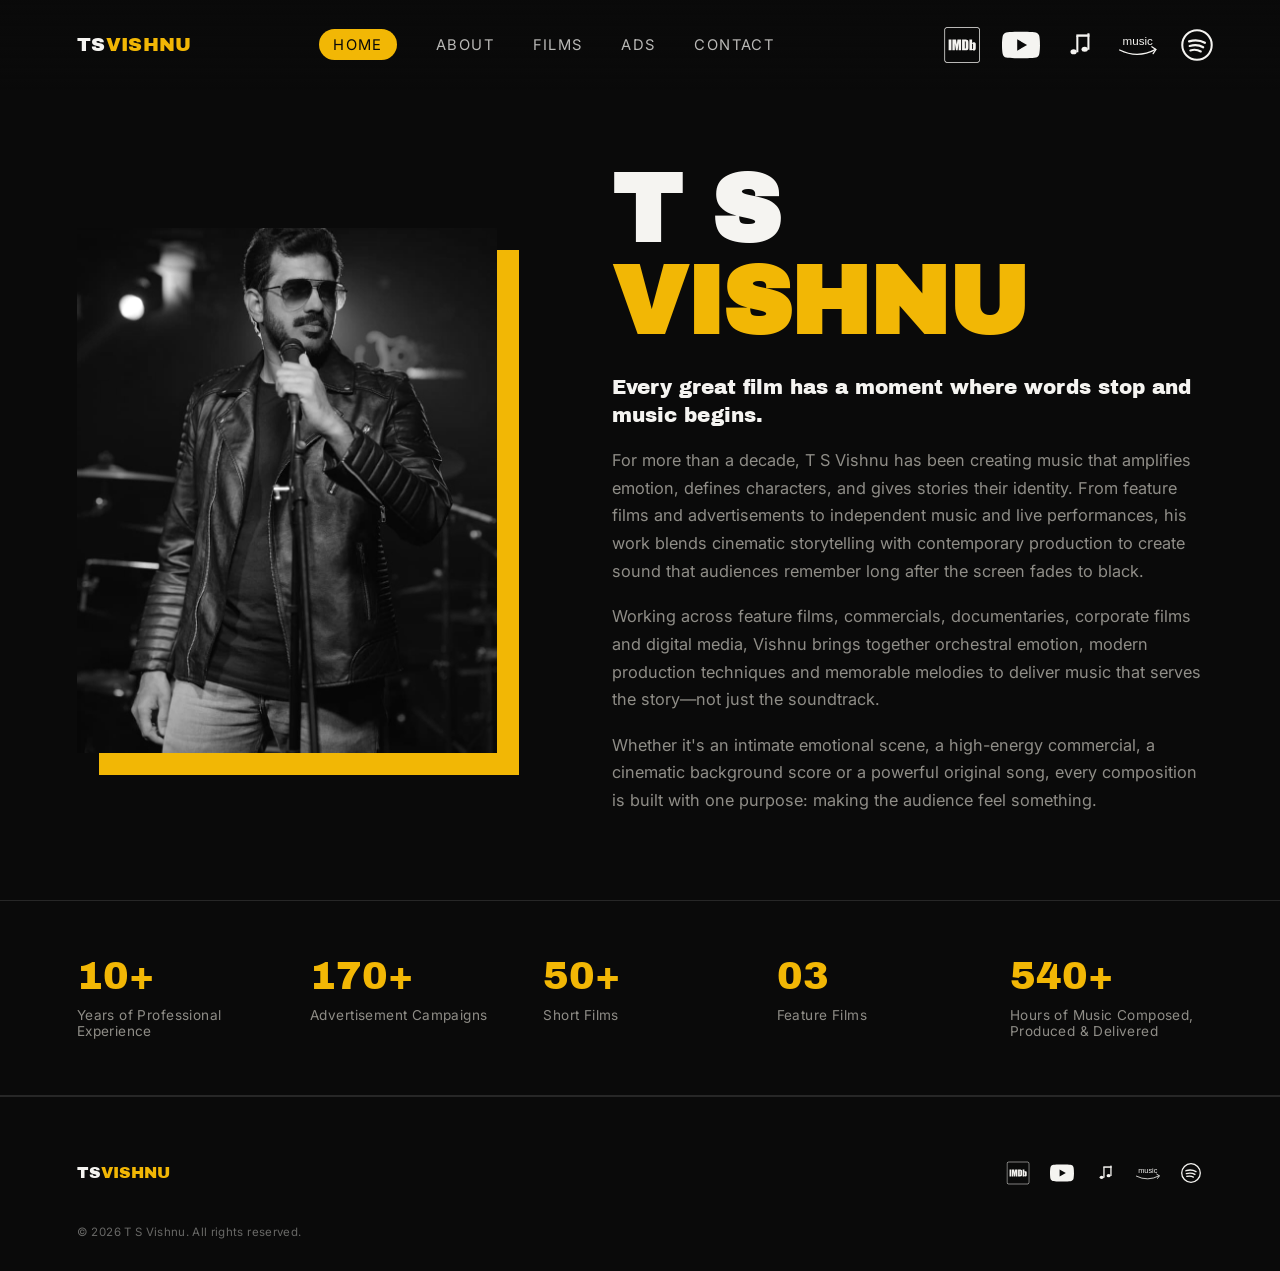
<file: index.html>
<!DOCTYPE html>
<html lang="en">
<head>
<meta charset="UTF-8">
<meta name="viewport" content="width=device-width, initial-scale=1.0">
<title>T S Vishnu | Music Director &amp; Composer — Malayalam, Tamil &amp; Telugu Cinema</title>
<meta name="description" content="T S Vishnu is a Kerala-based music director, composer, music producer and playback singer scoring feature films, advertisements and independent music across Malayalam, Tamil and Telugu cinema.">
<meta name="keywords" content="T S Vishnu, music director, film composer, Malayalam music director, Tamil film composer, Telugu film music director, playback singer, background score composer, jingle composer, Kerala music director, independent music producer">
<meta name="author" content="T S Vishnu">
<meta name="robots" content="index, follow">
<link rel="canonical" href="https://www.tsvishnu.com/">
<meta property="og:type" content="website">
<meta property="og:site_name" content="T S Vishnu">
<meta property="og:title" content="T S Vishnu | Music Director & Composer — Malayalam, Tamil & Telugu Cinema">
<meta property="og:description" content="Kerala-based music director, composer, music producer and playback singer scoring feature films, advertisements and independent music across Malayalam, Tamil and Telugu cinema.">
<meta property="og:url" content="https://www.tsvishnu.com/">
<meta property="og:image" content="https://www.tsvishnu.com/3.jpeg">
<meta name="twitter:card" content="summary_large_image">
<meta name="twitter:title" content="T S Vishnu | Music Director & Composer — Malayalam, Tamil & Telugu Cinema">
<meta name="twitter:description" content="Kerala-based music director, composer, music producer and playback singer scoring feature films, advertisements and independent music.">
<meta name="twitter:image" content="https://www.tsvishnu.com/3.jpeg">
<link rel="icon" type="image/svg+xml" href="data:image/svg+xml,%3Csvg xmlns='http://www.w3.org/2000/svg' viewBox='0 0 100 100'%3E%3Crect width='100' height='100' rx='16' fill='%230a0a0a'/%3E%3Ctext x='50' y='64' font-family='Arial, sans-serif' font-weight='900' font-size='42' fill='%23f2b705' text-anchor='middle'%3ETS%3C/text%3E%3C/svg%3E">
<link rel="preconnect" href="https://fonts.googleapis.com">
<link rel="preconnect" href="https://fonts.gstatic.com" crossorigin>
<link href="https://fonts.googleapis.com/css2?family=Archivo+Black&family=Inter:wght@300;400;500;600&display=swap" rel="stylesheet">
<link rel="stylesheet" href="css/style.css">
<script type="application/ld+json">
{
  "@context": "https://schema.org",
  "@type": "Person",
  "name": "T S Vishnu",
  "url": "https://www.tsvishnu.com/",
  "image": "https://www.tsvishnu.com/3.jpeg",
  "jobTitle": "Music Director, Composer, Music Producer and Playback Singer",
  "description": "Kerala-based music director, composer, music producer and playback singer working across Malayalam, Tamil and Telugu cinema and advertising.",
  "address": { "@type": "PostalAddress", "addressRegion": "Kerala", "addressCountry": "IN" },
  "sameAs": [
    "https://www.imdb.com/name/nm7837206/",
    "https://youtube.com/@tsvishnu",
    "https://music.apple.com/us/artist/t-s-vishnu/",
    "https://music.amazon.in/artists/B083YW8L16",
    "https://open.spotify.com/artist/3puLdFfFSJvzyxQMO7criX"
  ]
}
</script>
</head>
<body>

<svg style="display:none" aria-hidden="true">
  <defs>
    <symbol id="icon-imdb-mono" viewBox="0 0 32 32">
      <path fill="currentColor" d="M22.231 11.348v9.159h2.134l0.143-0.581c0.173 0.219 0.386 0.397 0.63 0.526l0.011 0.005c0.246 0.107 0.533 0.169 0.835 0.169 0.003 0 0.006 0 0.009-0h-0c0.016 0.001 0.035 0.001 0.054 0.001 0.344 0 0.662-0.111 0.921-0.299l-0.005 0.003c0.246-0.166 0.43-0.407 0.52-0.691l0.003-0.009c0.071-0.327 0.112-0.702 0.112-1.087 0-0.048-0.001-0.096-0.002-0.144l0 0.007v-2.572c0.001-0.055 0.002-0.121 0.002-0.186 0-0.315-0.016-0.626-0.048-0.932l0.003 0.038c-0.033-0.198-0.107-0.375-0.214-0.527l0.003 0.004c-0.136-0.181-0.315-0.323-0.523-0.411l-0.008-0.003c-0.23-0.091-0.496-0.144-0.775-0.144-0.015 0-0.030 0-0.045 0l0.002-0c-0.307 0.001-0.599 0.060-0.868 0.165l0.016-0.006c-0.249 0.127-0.459 0.294-0.63 0.496l-0.002 0.003v-2.986zM25.309 18.29c0.003 0.049 0.004 0.107 0.004 0.165 0 0.237-0.026 0.468-0.076 0.69l0.004-0.021c-0.041 0.118-0.236 0.177-0.379 0.177-0.007 0.001-0.016 0.001-0.024 0.001-0.114 0-0.211-0.069-0.253-0.167l-0.001-0.002c-0.052-0.185-0.081-0.397-0.081-0.616 0-0.056 0.002-0.112 0.006-0.168l-0 0.007v-2.422c-0.003-0.048-0.005-0.103-0.005-0.16 0-0.219 0.026-0.431 0.076-0.634l-0.004 0.018c0.043-0.091 0.134-0.153 0.24-0.153 0.011 0 0.021 0.001 0.032 0.002l-0.001-0c0.143 0 0.337 0.051 0.387 0.177 0.051 0.181 0.080 0.39 0.080 0.605 0 0.051-0.002 0.102-0.005 0.152l0-0.007zM18.916 20.508c0.048 0.001 0.104 0.002 0.16 0.002 0.394 0 0.78-0.034 1.154-0.1l-0.040 0.006c0.273-0.050 0.513-0.166 0.711-0.331l-0.002 0.002c0.198-0.163 0.341-0.386 0.403-0.641l0.002-0.008c0.084-0.415 0.132-0.893 0.132-1.381 0-0.093-0.002-0.185-0.005-0.277l0 0.013v-3.213c0.003-0.091 0.004-0.197 0.004-0.304 0-0.508-0.035-1.009-0.103-1.498l0.006 0.057c-0.054-0.312-0.192-0.584-0.39-0.802l0.001 0.001c-0.243-0.257-0.559-0.442-0.915-0.521l-0.012-0.002c-0.546-0.106-1.173-0.167-1.815-0.167-0.136 0-0.271 0.003-0.405 0.008l0.019-0.001h-1.772v9.159zM18.942 13.001c0.093 0.053 0.159 0.144 0.176 0.251l0 0.002c0.030 0.184 0.048 0.395 0.048 0.611 0 0.067-0.002 0.134-0.005 0.2l0-0.009v3.551c0.006 0.072 0.009 0.155 0.009 0.24 0 0.312-0.047 0.612-0.134 0.896l0.006-0.022c-0.076 0.143-0.287 0.211-0.624 0.211v-6.014c0.028-0.003 0.061-0.004 0.094-0.004 0.155 0 0.303 0.033 0.437 0.092l-0.007-0.003zM15.239 11.348v9.159h-2.066v-6.182l-0.835 6.182h-1.476l-0.869-6.047-0.008 6.047h-2.075v-9.159h3.070c0.093 0.557 0.186 1.206 0.287 1.957l0.337 2.328 0.548-4.285zM7.108 11.348v9.159h-2.37v-9.159zM28.978 1.691c0.785 0.060 1.4 0.711 1.4 1.506 0 0.001 0 0.003 0 0.004v-0 25.598c0 0.001 0 0.002 0 0.003 0 0.787-0.6 1.433-1.368 1.507l-0.006 0h-25.868c-0.74-0.067-1.322-0.658-1.375-1.395l-0-0.005v-25.809c0.049-0.754 0.646-1.355 1.395-1.408l0.005-0zM28.978 1.074h-25.817c-1.076 0.063-1.936 0.911-2.015 1.977l-0 0.007-0.001 25.851c0.054 1.063 0.881 1.917 1.927 2.013l0.008 0.001c0.016 0.002 0.034 0.003 0.052 0.003 0.001 0 0.003 0 0.004-0h25.868q0.027 0 0.054-0.003c1.089-0.109 1.932-1.018 1.936-2.125v-25.598c-0.004-1.119-0.866-2.035-1.963-2.124l-0.008-0c-0.013-0.002-0.029-0.002-0.045-0.002-0 0-0.001 0-0.001 0h0z"/>
    </symbol>
    <symbol id="icon-imdb-color" viewBox="0 0 512 512">
      <rect width="512" height="512" rx="15%" fill="#f5c518"/>
      <path d="M104 328V184H64v144zM189 184l-9 67-5-36-5-31h-50v144h34v-95l14 95h25l13-97v97h34V184zM256 328V184h62c15 0 26 11 26 25v94c0 14-11 25-26 25zm47-118l-9-1v94c5 0 9-1 10-3 2-2 2-8 2-18v-56-12l-3-4zM419 220h3c14 0 26 11 26 25v58c0 14-12 25-26 25h-3c-8 0-16-4-21-11l-2 9h-36V184h38v46c5-6 13-10 21-10zm-8 70v-34l-1-11c-1-2-4-3-6-3s-5 1-6 3v57c1 2 4 3 6 3s6-1 6-3l1-12z"/>
    </symbol>
    <symbol id="icon-youtube-mono" viewBox="0 0 90 90">
      <path fill="currentColor" d="M 88.119 23.338 c -1.035 -3.872 -4.085 -6.922 -7.957 -7.957 C 73.144 13.5 45 13.5 45 13.5 s -28.144 0 -35.162 1.881 c -3.872 1.035 -6.922 4.085 -7.957 7.957 C 0 30.356 0 45 0 45 s 0 14.644 1.881 21.662 c 1.035 3.872 4.085 6.922 7.957 7.957 C 16.856 76.5 45 76.5 45 76.5 s 28.144 0 35.162 -1.881 c 3.872 -1.035 6.922 -4.085 7.957 -7.957 C 90 59.644 90 45 90 45 S 90 30.356 88.119 23.338 z M 36 58.5 v -27 L 59.382 45 L 36 58.5 z"/>
    </symbol>
    <symbol id="icon-youtube-color" viewBox="0 0 426 299">
      <g transform="matrix(2.158273,0,0,2.158273,0,-1.925176)">
        <path d="M78.918,99.541L130.043,69.874L78.918,40.352L78.918,99.541ZM21.602,134.824C13.105,132.519 6.48,125.751 4.032,117.398C0,101.989 0,69.874 0,69.874C0,69.874 0,37.76 4.032,22.495C6.48,13.998 13.105,7.373 21.602,5.069C36.867,0.892 98.504,0.892 98.504,0.892C98.504,0.892 160.286,0.892 175.551,5.069C184.192,7.373 190.672,13.998 192.977,22.495C197.153,37.76 197.153,69.874 197.153,69.874C197.153,69.874 197.153,101.989 192.977,117.398C190.672,125.751 184.192,132.519 175.551,134.824C160.286,139 98.504,139 98.504,139C98.504,139 36.867,139 21.602,134.824Z" style="fill:rgb(238,29,58);"/>
        <path d="M78.918,99.541L130.043,69.874L78.918,40.352L78.918,99.541Z" style="fill:white;"/>
      </g>
    </symbol>
    <symbol id="icon-apple-mono" viewBox="0 0 24 24">
      <g fill="currentColor">
        <ellipse cx="8.6" cy="16.3" rx="2" ry="1.6"/>
        <ellipse cx="15.6" cy="14.7" rx="2" ry="1.6"/>
        <rect x="10.3" y="6.2" width="1.3" height="10.4"/>
        <rect x="17.3" y="4.6" width="1.3" height="10.4"/>
        <rect x="10.3" y="5.3" width="8.3" height="1.5"/>
      </g>
    </symbol>
    <symbol id="icon-apple-color" viewBox="0 0 122.88 122.88">
      <path fill="#FC3C5A" d="M18.43,0h86.02c10.18,0,18.43,8.25,18.43,18.43v86.02c0,10.18-8.25,18.43-18.43,18.43H18.43 C8.25,122.88,0,114.63,0,104.45l0-86.02C0,8.25,8.25,0,18.43,0L18.43,0z"/>
      <path fill="#ffffff" d="M47.76,86.16v-38.4c0-1.44,0.8-2.32,2.4-2.64l33.12-6.72c1.76-0.32,2.72,0.48,2.88,2.4v29.28 c0,2.4-3.6,4-10.8,4.8c-13.68,2.16-11.52,25.2,7.2,18.96c7.2-2.64,8.4-9.6,8.4-16.56V21.12c0,0,0-4.8-4.08-3.6l-40.8,8.4 c0,0-3.12,0.48-3.12,4.32v48.72c0,2.4-3.6,4-10.8,4.8c-13.68,2.16-11.52,25.2,7.2,18.96C46.56,100.08,47.76,93.12,47.76,86.16 L47.76,86.16z"/>
    </symbol>
    <symbol id="icon-amazon-mono" viewBox="55 72 295 158">
      <text x="200" y="150" font-family="Arial, Helvetica, sans-serif" font-size="90" font-weight="500" fill="currentColor" text-anchor="middle">music</text>
      <path d="M 60 190 Q 200 260 340 185" stroke="currentColor" stroke-width="10" fill="none" stroke-linecap="round"/>
      <path d="M 310 165 L 342 186 L 320 218" stroke="currentColor" stroke-width="10" fill="none" stroke-linecap="round" stroke-linejoin="round"/>
    </symbol>
    <symbol id="icon-amazon-color" viewBox="55 72 295 158">
      <text x="200" y="150" font-family="Arial, Helvetica, sans-serif" font-size="90" font-weight="500" fill="currentColor" text-anchor="middle">music</text>
      <path d="M 60 190 Q 200 260 340 185" stroke="currentColor" stroke-width="10" fill="none" stroke-linecap="round"/>
      <path d="M 310 165 L 342 186 L 320 218" stroke="currentColor" stroke-width="10" fill="none" stroke-linecap="round" stroke-linejoin="round"/>
    </symbol>
    <symbol id="icon-spotify-mono" viewBox="0 0 24 24">
      <circle cx="12" cy="12" r="9.3" fill="none" stroke="currentColor" stroke-width="1.3"/>
      <path d="M7 9.7c3.4-1 7.2-.7 10 .9" fill="none" stroke="currentColor" stroke-width="1.4" stroke-linecap="round"/>
      <path d="M7.4 12.6c2.9-.8 6.1-.6 8.5.8" fill="none" stroke="currentColor" stroke-width="1.4" stroke-linecap="round"/>
      <path d="M7.8 15.4c2.3-.6 4.7-.4 6.6.7" fill="none" stroke="currentColor" stroke-width="1.3" stroke-linecap="round"/>
    </symbol>
    <symbol id="icon-spotify-color" viewBox="0 0 301 301">
      <g transform="matrix(2.439016,0.000091,0,2.439024,-0.075613,-6.373282)">
        <g transform="matrix(1,0,0,1,-12.909062,1.089192)">
          <g transform="matrix(0.16123,-0,0,0.160487,10.853735,1.281222)">
            <g transform="matrix(6.011987,0,0,6.934419,-64.751946,-9.829593)">
              <path d="M78.984,1.68C43.918,0.469 14.361,24.208 12.974,54.705C11.58,85.203 38.882,110.903 73.945,112.115C109.012,113.327 138.561,89.588 139.955,59.089C141.342,28.592 114.046,2.888 78.984,1.68ZM105.805,82.633C105.015,83.846 103.477,84.451 101.978,84.269C101.519,84.213 101.06,84.082 100.631,83.87C92.233,79.713 83.08,77.006 73.427,75.823C63.775,74.641 54.116,75.05 44.725,77.036C42.686,77.466 40.637,76.38 40.143,74.606C39.649,72.834 40.898,71.05 42.935,70.62C53.261,68.438 63.878,67.988 74.484,69.286C85.089,70.584 95.147,73.559 104.388,78.131C106.206,79.035 106.845,81.045 105.81,82.631L105.805,82.631L105.805,82.633ZM114.157,68.127C112.861,70.208 109.866,70.985 107.472,69.859C97.645,65.237 87.005,62.201 75.849,60.837C64.692,59.473 53.506,59.842 42.594,61.929C42.002,62.04 41.415,62.06 40.846,61.989C38.865,61.747 37.17,60.464 36.716,58.661C36.129,56.348 37.814,54.059 40.474,53.549C52.536,51.24 64.901,50.832 77.225,52.336C89.543,53.842 101.303,57.196 112.164,62.307C114.563,63.433 115.451,66.034 114.157,68.12L114.157,68.127ZM123.413,51.776C122.194,53.817 119.656,54.873 117.183,54.57C116.514,54.489 115.859,54.307 115.225,54.025C103.783,48.848 91.459,45.428 78.595,43.857C65.731,42.286 52.797,42.619 40.159,44.852C36.873,45.433 33.672,43.584 33.004,40.73C32.335,37.872 34.461,35.089 37.742,34.508C51.739,32.037 66.049,31.669 80.285,33.406C94.52,35.143 108.157,38.932 120.829,44.664C123.803,46.008 124.957,49.195 123.413,51.781L123.413,51.776Z" style="fill:rgb(30,215,96);"/>
            </g>
          </g>
        </g>
      </g>
    </symbol>
  </defs>
</svg>

<nav class="nav" id="nav">
  <a href="index.html" class="nav-mark">TS<span>VISHNU</span></a>
  <button class="nav-toggle" id="navToggle" aria-label="Open menu" aria-expanded="false">
    <span></span><span></span>
  </button>
  <div class="nav-links" id="navLinks">
    <a href="index.html" class="active">Home</a>
    <a href="about.html">About</a>
    <a href="films.html">Films</a>
    <a href="ads.html">Ads</a>
    <a href="contact.html">Contact</a>
    <div class="nav-icons-mobile">
      <a href="https://www.imdb.com/name/nm7837206/" target="_blank" rel="noopener" aria-label="IMDb"><span class="nav-icon-mobile"><svg class="icon-mono"><use href="#icon-imdb-mono"></use></svg><svg class="icon-color"><use href="#icon-imdb-color"></use></svg></span></a>
      <a href="https://youtube.com/@tsvishnu?si=toAGH3RH5cCKAPoD" target="_blank" rel="noopener" aria-label="YouTube"><span class="nav-icon-mobile"><svg class="icon-mono"><use href="#icon-youtube-mono"></use></svg><svg class="icon-color"><use href="#icon-youtube-color"></use></svg></span></a>
      <a href="https://music.apple.com/us/artist/t-s-vishnu/" target="_blank" rel="noopener" aria-label="Apple Music"><span class="nav-icon-mobile"><svg class="icon-mono"><use href="#icon-apple-mono"></use></svg><svg class="icon-color"><use href="#icon-apple-color"></use></svg></span></a>
      <a href="https://music.amazon.in/artists/B083YW8L16?ref=dm_sh_kxhscRzn5YVykJP185hltFPVG&referrer=dm_sh_whatsapp" target="_blank" rel="noopener" aria-label="Amazon Music"><span class="nav-icon-mobile"><svg class="icon-mono"><use href="#icon-amazon-mono"></use></svg><svg class="icon-color" style="color:#00A8E1"><use href="#icon-amazon-color"></use></svg></span></a>
      <a href="https://open.spotify.com/artist/3puLdFfFSJvzyxQMO7criX?si=7FHL_GHdSe-FVcW8ykLTvw&utm_source=whatsapp" target="_blank" rel="noopener" aria-label="Spotify"><span class="nav-icon-mobile"><svg class="icon-mono"><use href="#icon-spotify-mono"></use></svg><svg class="icon-color"><use href="#icon-spotify-color"></use></svg></span></a>
    </div>
  </div>
  <div class="nav-icons">
    <a href="https://www.imdb.com/name/nm7837206/" target="_blank" rel="noopener" aria-label="IMDb"><span class="nav-icon"><svg class="icon-mono"><use href="#icon-imdb-mono"></use></svg><svg class="icon-color"><use href="#icon-imdb-color"></use></svg></span></a>
    <a href="https://youtube.com/@tsvishnu?si=toAGH3RH5cCKAPoD" target="_blank" rel="noopener" aria-label="YouTube"><span class="nav-icon"><svg class="icon-mono"><use href="#icon-youtube-mono"></use></svg><svg class="icon-color"><use href="#icon-youtube-color"></use></svg></span></a>
    <a href="https://music.apple.com/us/artist/t-s-vishnu/" target="_blank" rel="noopener" aria-label="Apple Music"><span class="nav-icon"><svg class="icon-mono"><use href="#icon-apple-mono"></use></svg><svg class="icon-color"><use href="#icon-apple-color"></use></svg></span></a>
    <a href="https://music.amazon.in/artists/B083YW8L16?ref=dm_sh_kxhscRzn5YVykJP185hltFPVG&referrer=dm_sh_whatsapp" target="_blank" rel="noopener" aria-label="Amazon Music"><span class="nav-icon"><svg class="icon-mono"><use href="#icon-amazon-mono"></use></svg><svg class="icon-color" style="color:#00A8E1"><use href="#icon-amazon-color"></use></svg></span></a>
    <a href="https://open.spotify.com/artist/3puLdFfFSJvzyxQMO7criX?si=7FHL_GHdSe-FVcW8ykLTvw&utm_source=whatsapp" target="_blank" rel="noopener" aria-label="Spotify"><span class="nav-icon"><svg class="icon-mono"><use href="#icon-spotify-mono"></use></svg><svg class="icon-color"><use href="#icon-spotify-color"></use></svg></span></a>
  </div>
</nav>

<!-- HERO -->
<section class="page-hero">
  <div class="page-hero-grid">
    <div class="page-hero-media reveal">
      <div class="media-frame">
        <div class="media-frame-inner">
          <img src="3.jpeg" alt="T S Vishnu, music director and composer, performing live" id="homeHeroImg">
        </div>
      </div>
    </div>
    <div class="page-hero-copy reveal">
      <div class="mask-line"><h1 class="page-hero-title">T S <span class="accent">Vishnu</span></h1></div>
      <div class="mask-line">
        <div class="home-hero-bio">
          <p>Every great film has a moment where words stop and music begins.</p>
          <p>For more than a decade, T S Vishnu has been creating music that amplifies emotion, defines characters, and gives stories their identity. From feature films and advertisements to independent music and live performances, his work blends cinematic storytelling with contemporary production to create sound that audiences remember long after the screen fades to black.</p>
          <p>Working across feature films, commercials, documentaries, corporate films and digital media, Vishnu brings together orchestral emotion, modern production techniques and memorable melodies to deliver music that serves the story—not just the soundtrack.</p>
          <p>Whether it's an intimate emotional scene, a high-energy commercial, a cinematic background score or a powerful original song, every composition is built with one purpose: making the audience feel something.</p>
        </div>
      </div>
    </div>
  </div>
</section>

<!-- STATS -->
<section class="stats">
  <div class="reveal">
    <div class="stat-num">10+</div>
    <div class="stat-label">Years of Professional Experience</div>
  </div>
  <div class="reveal">
    <div class="stat-num">170+</div>
    <div class="stat-label">Advertisement Campaigns</div>
  </div>
  <div class="reveal">
    <div class="stat-num">50+</div>
    <div class="stat-label">Short Films</div>
  </div>
  <div class="reveal">
    <div class="stat-num">03</div>
    <div class="stat-label">Feature Films</div>
  </div>
  <div class="reveal">
    <div class="stat-num">540+</div>
    <div class="stat-label">Hours of Music Composed, Produced &amp; Delivered</div>
  </div>
</section>

<footer class="footer">
  <div class="footer-inner">
    <a href="index.html" class="footer-mark">TS<span>VISHNU</span></a>
    <div class="footer-links">
      <a href="https://www.imdb.com/name/nm7837206/" target="_blank" rel="noopener" aria-label="IMDb"><span class="footer-icon"><svg class="icon-mono"><use href="#icon-imdb-mono"></use></svg><svg class="icon-color"><use href="#icon-imdb-color"></use></svg></span></a>
      <a href="https://youtube.com/@tsvishnu?si=toAGH3RH5cCKAPoD" target="_blank" rel="noopener" aria-label="YouTube"><span class="footer-icon"><svg class="icon-mono"><use href="#icon-youtube-mono"></use></svg><svg class="icon-color"><use href="#icon-youtube-color"></use></svg></span></a>
      <a href="https://music.apple.com/us/artist/t-s-vishnu/" target="_blank" rel="noopener" aria-label="Apple Music"><span class="footer-icon"><svg class="icon-mono"><use href="#icon-apple-mono"></use></svg><svg class="icon-color"><use href="#icon-apple-color"></use></svg></span></a>
      <a href="https://music.amazon.in/artists/B083YW8L16?ref=dm_sh_kxhscRzn5YVykJP185hltFPVG&referrer=dm_sh_whatsapp" target="_blank" rel="noopener" aria-label="Amazon Music"><span class="footer-icon"><svg class="icon-mono"><use href="#icon-amazon-mono"></use></svg><svg class="icon-color" style="color:#00A8E1"><use href="#icon-amazon-color"></use></svg></span></a>
      <a href="https://open.spotify.com/artist/3puLdFfFSJvzyxQMO7criX?si=7FHL_GHdSe-FVcW8ykLTvw&utm_source=whatsapp" target="_blank" rel="noopener" aria-label="Spotify"><span class="footer-icon"><svg class="icon-mono"><use href="#icon-spotify-mono"></use></svg><svg class="icon-color"><use href="#icon-spotify-color"></use></svg></span></a>
    </div>
  </div>
  <p class="footer-copy">© 2026 T S Vishnu. All rights reserved.</p>
</footer>

<script src="js/main.js"></script>
</body>
</html>
</file>
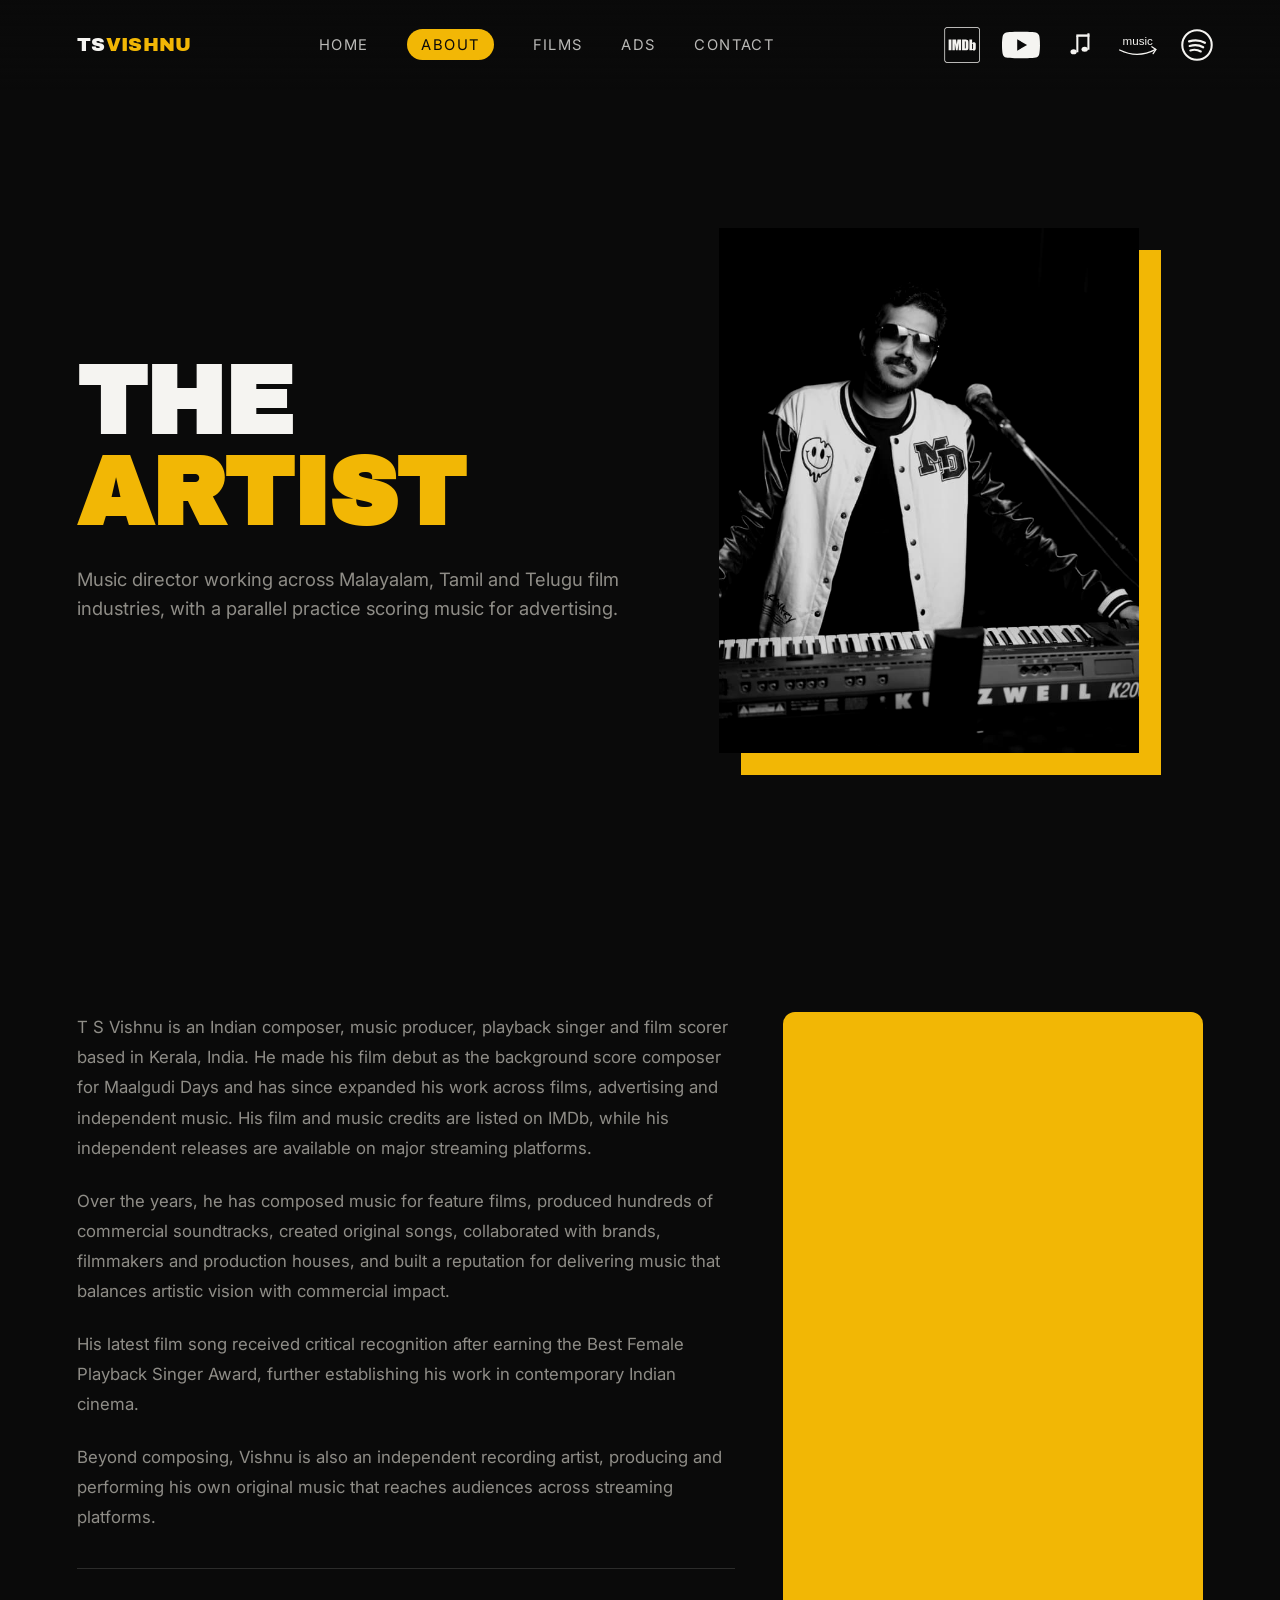
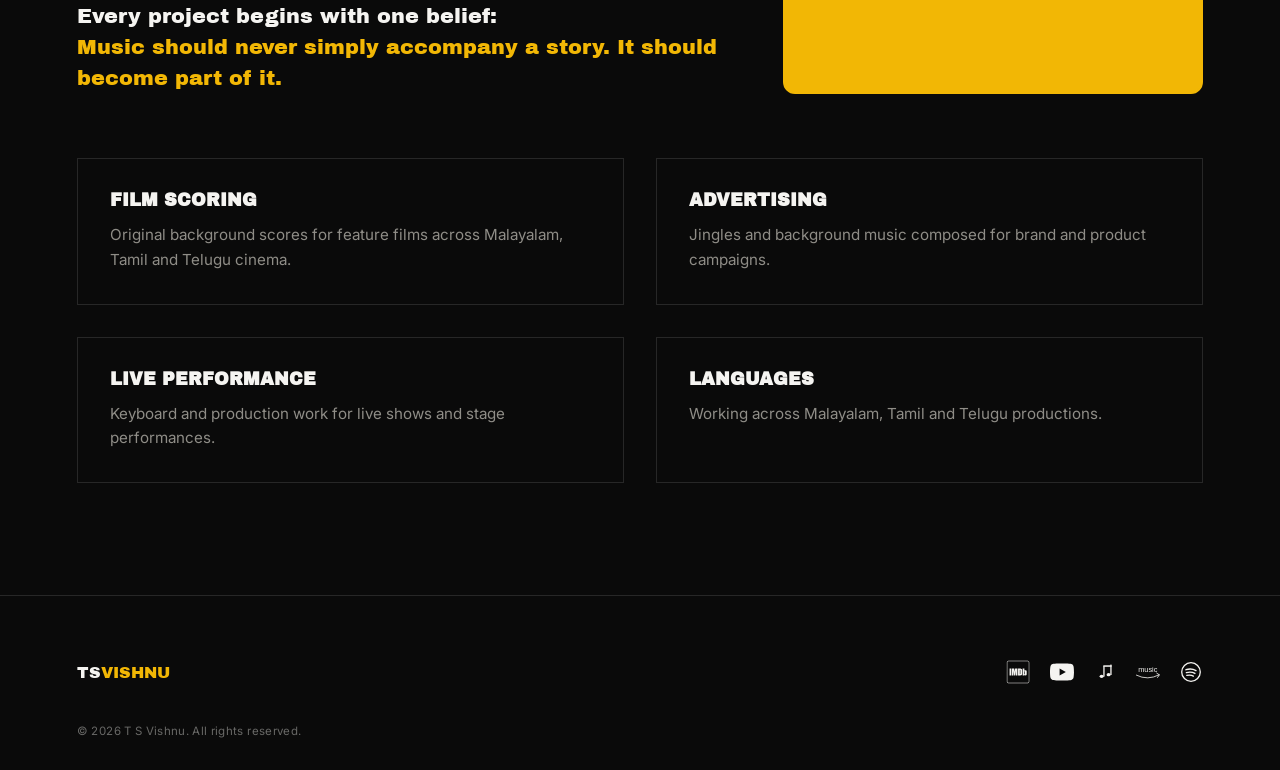
<file: about.html>
<!DOCTYPE html>
<html lang="en">
<head>
<meta charset="UTF-8">
<meta name="viewport" content="width=device-width, initial-scale=1.0">
<title>About T S Vishnu | Composer, Music Producer &amp; Playback Singer</title>
<meta name="description" content="Learn about T S Vishnu — Indian composer, music producer and playback singer based in Kerala. Film debut with Maalgudi Days, with credits on IMDb and major streaming platforms.">
<meta name="keywords" content="T S Vishnu biography, Indian composer, music producer, playback singer, Kerala composer, Maalgudi Days composer, film scorer, Malayalam composer">
<meta name="author" content="T S Vishnu">
<meta name="robots" content="index, follow">
<link rel="canonical" href="https://www.tsvishnu.com/about.html">
<meta property="og:type" content="profile">
<meta property="og:site_name" content="T S Vishnu">
<meta property="og:title" content="About T S Vishnu | Composer, Music Producer & Playback Singer">
<meta property="og:description" content="Indian composer, music producer and playback singer based in Kerala. Film debut with Maalgudi Days, with credits on IMDb and major streaming platforms.">
<meta property="og:url" content="https://www.tsvishnu.com/about.html">
<meta property="og:image" content="https://www.tsvishnu.com/2.jpeg">
<meta name="twitter:card" content="summary_large_image">
<meta name="twitter:title" content="About T S Vishnu | Composer, Music Producer & Playback Singer">
<meta name="twitter:description" content="Indian composer, music producer and playback singer based in Kerala, with a film debut on Maalgudi Days.">
<meta name="twitter:image" content="https://www.tsvishnu.com/2.jpeg">
<link rel="icon" type="image/svg+xml" href="data:image/svg+xml,%3Csvg xmlns='http://www.w3.org/2000/svg' viewBox='0 0 100 100'%3E%3Crect width='100' height='100' rx='16' fill='%230a0a0a'/%3E%3Ctext x='50' y='64' font-family='Arial, sans-serif' font-weight='900' font-size='42' fill='%23f2b705' text-anchor='middle'%3ETS%3C/text%3E%3C/svg%3E">
<link rel="preconnect" href="https://fonts.googleapis.com">
<link rel="preconnect" href="https://fonts.gstatic.com" crossorigin>
<link href="https://fonts.googleapis.com/css2?family=Archivo+Black&family=Inter:wght@300;400;500;600&display=swap" rel="stylesheet">
<link rel="stylesheet" href="css/style.css">
<script type="application/ld+json">
{
  "@context": "https://schema.org",
  "@type": "Person",
  "name": "T S Vishnu",
  "url": "https://www.tsvishnu.com/about.html",
  "image": "https://www.tsvishnu.com/2.jpeg",
  "jobTitle": "Music Director, Composer, Music Producer and Playback Singer",
  "description": "Indian composer, music producer, playback singer and film scorer based in Kerala, India. Made his film debut as the background score composer for Maalgudi Days.",
  "address": { "@type": "PostalAddress", "addressRegion": "Kerala", "addressCountry": "IN" },
  "sameAs": [
    "https://www.imdb.com/name/nm7837206/",
    "https://youtube.com/@tsvishnu",
    "https://music.apple.com/us/artist/t-s-vishnu/",
    "https://music.amazon.in/artists/B083YW8L16",
    "https://open.spotify.com/artist/3puLdFfFSJvzyxQMO7criX"
  ]
}
</script>
</head>
<body>

<svg style="display:none" aria-hidden="true">
  <defs>
    <symbol id="icon-imdb-mono" viewBox="0 0 32 32">
      <path fill="currentColor" d="M22.231 11.348v9.159h2.134l0.143-0.581c0.173 0.219 0.386 0.397 0.63 0.526l0.011 0.005c0.246 0.107 0.533 0.169 0.835 0.169 0.003 0 0.006 0 0.009-0h-0c0.016 0.001 0.035 0.001 0.054 0.001 0.344 0 0.662-0.111 0.921-0.299l-0.005 0.003c0.246-0.166 0.43-0.407 0.52-0.691l0.003-0.009c0.071-0.327 0.112-0.702 0.112-1.087 0-0.048-0.001-0.096-0.002-0.144l0 0.007v-2.572c0.001-0.055 0.002-0.121 0.002-0.186 0-0.315-0.016-0.626-0.048-0.932l0.003 0.038c-0.033-0.198-0.107-0.375-0.214-0.527l0.003 0.004c-0.136-0.181-0.315-0.323-0.523-0.411l-0.008-0.003c-0.23-0.091-0.496-0.144-0.775-0.144-0.015 0-0.030 0-0.045 0l0.002-0c-0.307 0.001-0.599 0.060-0.868 0.165l0.016-0.006c-0.249 0.127-0.459 0.294-0.63 0.496l-0.002 0.003v-2.986zM25.309 18.29c0.003 0.049 0.004 0.107 0.004 0.165 0 0.237-0.026 0.468-0.076 0.69l0.004-0.021c-0.041 0.118-0.236 0.177-0.379 0.177-0.007 0.001-0.016 0.001-0.024 0.001-0.114 0-0.211-0.069-0.253-0.167l-0.001-0.002c-0.052-0.185-0.081-0.397-0.081-0.616 0-0.056 0.002-0.112 0.006-0.168l-0 0.007v-2.422c-0.003-0.048-0.005-0.103-0.005-0.16 0-0.219 0.026-0.431 0.076-0.634l-0.004 0.018c0.043-0.091 0.134-0.153 0.24-0.153 0.011 0 0.021 0.001 0.032 0.002l-0.001-0c0.143 0 0.337 0.051 0.387 0.177 0.051 0.181 0.080 0.39 0.080 0.605 0 0.051-0.002 0.102-0.005 0.152l0-0.007zM18.916 20.508c0.048 0.001 0.104 0.002 0.16 0.002 0.394 0 0.78-0.034 1.154-0.1l-0.040 0.006c0.273-0.050 0.513-0.166 0.711-0.331l-0.002 0.002c0.198-0.163 0.341-0.386 0.403-0.641l0.002-0.008c0.084-0.415 0.132-0.893 0.132-1.381 0-0.093-0.002-0.185-0.005-0.277l0 0.013v-3.213c0.003-0.091 0.004-0.197 0.004-0.304 0-0.508-0.035-1.009-0.103-1.498l0.006 0.057c-0.054-0.312-0.192-0.584-0.39-0.802l0.001 0.001c-0.243-0.257-0.559-0.442-0.915-0.521l-0.012-0.002c-0.546-0.106-1.173-0.167-1.815-0.167-0.136 0-0.271 0.003-0.405 0.008l0.019-0.001h-1.772v9.159zM18.942 13.001c0.093 0.053 0.159 0.144 0.176 0.251l0 0.002c0.030 0.184 0.048 0.395 0.048 0.611 0 0.067-0.002 0.134-0.005 0.2l0-0.009v3.551c0.006 0.072 0.009 0.155 0.009 0.24 0 0.312-0.047 0.612-0.134 0.896l0.006-0.022c-0.076 0.143-0.287 0.211-0.624 0.211v-6.014c0.028-0.003 0.061-0.004 0.094-0.004 0.155 0 0.303 0.033 0.437 0.092l-0.007-0.003zM15.239 11.348v9.159h-2.066v-6.182l-0.835 6.182h-1.476l-0.869-6.047-0.008 6.047h-2.075v-9.159h3.070c0.093 0.557 0.186 1.206 0.287 1.957l0.337 2.328 0.548-4.285zM7.108 11.348v9.159h-2.37v-9.159zM28.978 1.691c0.785 0.060 1.4 0.711 1.4 1.506 0 0.001 0 0.003 0 0.004v-0 25.598c0 0.001 0 0.002 0 0.003 0 0.787-0.6 1.433-1.368 1.507l-0.006 0h-25.868c-0.74-0.067-1.322-0.658-1.375-1.395l-0-0.005v-25.809c0.049-0.754 0.646-1.355 1.395-1.408l0.005-0zM28.978 1.074h-25.817c-1.076 0.063-1.936 0.911-2.015 1.977l-0 0.007-0.001 25.851c0.054 1.063 0.881 1.917 1.927 2.013l0.008 0.001c0.016 0.002 0.034 0.003 0.052 0.003 0.001 0 0.003 0 0.004-0h25.868q0.027 0 0.054-0.003c1.089-0.109 1.932-1.018 1.936-2.125v-25.598c-0.004-1.119-0.866-2.035-1.963-2.124l-0.008-0c-0.013-0.002-0.029-0.002-0.045-0.002-0 0-0.001 0-0.001 0h0z"/>
    </symbol>
    <symbol id="icon-imdb-color" viewBox="0 0 512 512">
      <rect width="512" height="512" rx="15%" fill="#f5c518"/>
      <path d="M104 328V184H64v144zM189 184l-9 67-5-36-5-31h-50v144h34v-95l14 95h25l13-97v97h34V184zM256 328V184h62c15 0 26 11 26 25v94c0 14-11 25-26 25zm47-118l-9-1v94c5 0 9-1 10-3 2-2 2-8 2-18v-56-12l-3-4zM419 220h3c14 0 26 11 26 25v58c0 14-12 25-26 25h-3c-8 0-16-4-21-11l-2 9h-36V184h38v46c5-6 13-10 21-10zm-8 70v-34l-1-11c-1-2-4-3-6-3s-5 1-6 3v57c1 2 4 3 6 3s6-1 6-3l1-12z"/>
    </symbol>
    <symbol id="icon-youtube-mono" viewBox="0 0 90 90">
      <path fill="currentColor" d="M 88.119 23.338 c -1.035 -3.872 -4.085 -6.922 -7.957 -7.957 C 73.144 13.5 45 13.5 45 13.5 s -28.144 0 -35.162 1.881 c -3.872 1.035 -6.922 4.085 -7.957 7.957 C 0 30.356 0 45 0 45 s 0 14.644 1.881 21.662 c 1.035 3.872 4.085 6.922 7.957 7.957 C 16.856 76.5 45 76.5 45 76.5 s 28.144 0 35.162 -1.881 c 3.872 -1.035 6.922 -4.085 7.957 -7.957 C 90 59.644 90 45 90 45 S 90 30.356 88.119 23.338 z M 36 58.5 v -27 L 59.382 45 L 36 58.5 z"/>
    </symbol>
    <symbol id="icon-youtube-color" viewBox="0 0 426 299">
      <g transform="matrix(2.158273,0,0,2.158273,0,-1.925176)">
        <path d="M78.918,99.541L130.043,69.874L78.918,40.352L78.918,99.541ZM21.602,134.824C13.105,132.519 6.48,125.751 4.032,117.398C0,101.989 0,69.874 0,69.874C0,69.874 0,37.76 4.032,22.495C6.48,13.998 13.105,7.373 21.602,5.069C36.867,0.892 98.504,0.892 98.504,0.892C98.504,0.892 160.286,0.892 175.551,5.069C184.192,7.373 190.672,13.998 192.977,22.495C197.153,37.76 197.153,69.874 197.153,69.874C197.153,69.874 197.153,101.989 192.977,117.398C190.672,125.751 184.192,132.519 175.551,134.824C160.286,139 98.504,139 98.504,139C98.504,139 36.867,139 21.602,134.824Z" style="fill:rgb(238,29,58);"/>
        <path d="M78.918,99.541L130.043,69.874L78.918,40.352L78.918,99.541Z" style="fill:white;"/>
      </g>
    </symbol>
    <symbol id="icon-apple-mono" viewBox="0 0 24 24">
      <g fill="currentColor">
        <ellipse cx="8.6" cy="16.3" rx="2" ry="1.6"/>
        <ellipse cx="15.6" cy="14.7" rx="2" ry="1.6"/>
        <rect x="10.3" y="6.2" width="1.3" height="10.4"/>
        <rect x="17.3" y="4.6" width="1.3" height="10.4"/>
        <rect x="10.3" y="5.3" width="8.3" height="1.5"/>
      </g>
    </symbol>
    <symbol id="icon-apple-color" viewBox="0 0 122.88 122.88">
      <path fill="#FC3C5A" d="M18.43,0h86.02c10.18,0,18.43,8.25,18.43,18.43v86.02c0,10.18-8.25,18.43-18.43,18.43H18.43 C8.25,122.88,0,114.63,0,104.45l0-86.02C0,8.25,8.25,0,18.43,0L18.43,0z"/>
      <path fill="#ffffff" d="M47.76,86.16v-38.4c0-1.44,0.8-2.32,2.4-2.64l33.12-6.72c1.76-0.32,2.72,0.48,2.88,2.4v29.28 c0,2.4-3.6,4-10.8,4.8c-13.68,2.16-11.52,25.2,7.2,18.96c7.2-2.64,8.4-9.6,8.4-16.56V21.12c0,0,0-4.8-4.08-3.6l-40.8,8.4 c0,0-3.12,0.48-3.12,4.32v48.72c0,2.4-3.6,4-10.8,4.8c-13.68,2.16-11.52,25.2,7.2,18.96C46.56,100.08,47.76,93.12,47.76,86.16 L47.76,86.16z"/>
    </symbol>
    <symbol id="icon-amazon-mono" viewBox="55 72 295 158">
      <text x="200" y="150" font-family="Arial, Helvetica, sans-serif" font-size="90" font-weight="500" fill="currentColor" text-anchor="middle">music</text>
      <path d="M 60 190 Q 200 260 340 185" stroke="currentColor" stroke-width="10" fill="none" stroke-linecap="round"/>
      <path d="M 310 165 L 342 186 L 320 218" stroke="currentColor" stroke-width="10" fill="none" stroke-linecap="round" stroke-linejoin="round"/>
    </symbol>
    <symbol id="icon-amazon-color" viewBox="55 72 295 158">
      <text x="200" y="150" font-family="Arial, Helvetica, sans-serif" font-size="90" font-weight="500" fill="currentColor" text-anchor="middle">music</text>
      <path d="M 60 190 Q 200 260 340 185" stroke="currentColor" stroke-width="10" fill="none" stroke-linecap="round"/>
      <path d="M 310 165 L 342 186 L 320 218" stroke="currentColor" stroke-width="10" fill="none" stroke-linecap="round" stroke-linejoin="round"/>
    </symbol>
    <symbol id="icon-spotify-mono" viewBox="0 0 24 24">
      <circle cx="12" cy="12" r="9.3" fill="none" stroke="currentColor" stroke-width="1.3"/>
      <path d="M7 9.7c3.4-1 7.2-.7 10 .9" fill="none" stroke="currentColor" stroke-width="1.4" stroke-linecap="round"/>
      <path d="M7.4 12.6c2.9-.8 6.1-.6 8.5.8" fill="none" stroke="currentColor" stroke-width="1.4" stroke-linecap="round"/>
      <path d="M7.8 15.4c2.3-.6 4.7-.4 6.6.7" fill="none" stroke="currentColor" stroke-width="1.3" stroke-linecap="round"/>
    </symbol>
    <symbol id="icon-spotify-color" viewBox="0 0 301 301">
      <g transform="matrix(2.439016,0.000091,0,2.439024,-0.075613,-6.373282)">
        <g transform="matrix(1,0,0,1,-12.909062,1.089192)">
          <g transform="matrix(0.16123,-0,0,0.160487,10.853735,1.281222)">
            <g transform="matrix(6.011987,0,0,6.934419,-64.751946,-9.829593)">
              <path d="M78.984,1.68C43.918,0.469 14.361,24.208 12.974,54.705C11.58,85.203 38.882,110.903 73.945,112.115C109.012,113.327 138.561,89.588 139.955,59.089C141.342,28.592 114.046,2.888 78.984,1.68ZM105.805,82.633C105.015,83.846 103.477,84.451 101.978,84.269C101.519,84.213 101.06,84.082 100.631,83.87C92.233,79.713 83.08,77.006 73.427,75.823C63.775,74.641 54.116,75.05 44.725,77.036C42.686,77.466 40.637,76.38 40.143,74.606C39.649,72.834 40.898,71.05 42.935,70.62C53.261,68.438 63.878,67.988 74.484,69.286C85.089,70.584 95.147,73.559 104.388,78.131C106.206,79.035 106.845,81.045 105.81,82.631L105.805,82.631L105.805,82.633ZM114.157,68.127C112.861,70.208 109.866,70.985 107.472,69.859C97.645,65.237 87.005,62.201 75.849,60.837C64.692,59.473 53.506,59.842 42.594,61.929C42.002,62.04 41.415,62.06 40.846,61.989C38.865,61.747 37.17,60.464 36.716,58.661C36.129,56.348 37.814,54.059 40.474,53.549C52.536,51.24 64.901,50.832 77.225,52.336C89.543,53.842 101.303,57.196 112.164,62.307C114.563,63.433 115.451,66.034 114.157,68.12L114.157,68.127ZM123.413,51.776C122.194,53.817 119.656,54.873 117.183,54.57C116.514,54.489 115.859,54.307 115.225,54.025C103.783,48.848 91.459,45.428 78.595,43.857C65.731,42.286 52.797,42.619 40.159,44.852C36.873,45.433 33.672,43.584 33.004,40.73C32.335,37.872 34.461,35.089 37.742,34.508C51.739,32.037 66.049,31.669 80.285,33.406C94.52,35.143 108.157,38.932 120.829,44.664C123.803,46.008 124.957,49.195 123.413,51.781L123.413,51.776Z" style="fill:rgb(30,215,96);"/>
            </g>
          </g>
        </g>
      </g>
    </symbol>
  </defs>
</svg>

<nav class="nav" id="nav">
  <a href="index.html" class="nav-mark">TS<span>VISHNU</span></a>
  <button class="nav-toggle" id="navToggle" aria-label="Open menu" aria-expanded="false">
    <span></span><span></span>
  </button>
  <div class="nav-links" id="navLinks">
    <a href="index.html">Home</a>
    <a href="about.html" class="active">About</a>
    <a href="films.html">Films</a>
    <a href="ads.html">Ads</a>
    <a href="contact.html">Contact</a>
    <div class="nav-icons-mobile">
      <a href="https://www.imdb.com/name/nm7837206/" target="_blank" rel="noopener" aria-label="IMDb"><span class="nav-icon-mobile"><svg class="icon-mono"><use href="#icon-imdb-mono"></use></svg><svg class="icon-color"><use href="#icon-imdb-color"></use></svg></span></a>
      <a href="https://youtube.com/@tsvishnu?si=toAGH3RH5cCKAPoD" target="_blank" rel="noopener" aria-label="YouTube"><span class="nav-icon-mobile"><svg class="icon-mono"><use href="#icon-youtube-mono"></use></svg><svg class="icon-color"><use href="#icon-youtube-color"></use></svg></span></a>
      <a href="https://music.apple.com/us/artist/t-s-vishnu/" target="_blank" rel="noopener" aria-label="Apple Music"><span class="nav-icon-mobile"><svg class="icon-mono"><use href="#icon-apple-mono"></use></svg><svg class="icon-color"><use href="#icon-apple-color"></use></svg></span></a>
      <a href="https://music.amazon.in/artists/B083YW8L16?ref=dm_sh_kxhscRzn5YVykJP185hltFPVG&referrer=dm_sh_whatsapp" target="_blank" rel="noopener" aria-label="Amazon Music"><span class="nav-icon-mobile"><svg class="icon-mono"><use href="#icon-amazon-mono"></use></svg><svg class="icon-color" style="color:#00A8E1"><use href="#icon-amazon-color"></use></svg></span></a>
      <a href="https://open.spotify.com/artist/3puLdFfFSJvzyxQMO7criX?si=7FHL_GHdSe-FVcW8ykLTvw&utm_source=whatsapp" target="_blank" rel="noopener" aria-label="Spotify"><span class="nav-icon-mobile"><svg class="icon-mono"><use href="#icon-spotify-mono"></use></svg><svg class="icon-color"><use href="#icon-spotify-color"></use></svg></span></a>
    </div>
  </div>
  <div class="nav-icons">
    <a href="https://www.imdb.com/name/nm7837206/" target="_blank" rel="noopener" aria-label="IMDb"><span class="nav-icon"><svg class="icon-mono"><use href="#icon-imdb-mono"></use></svg><svg class="icon-color"><use href="#icon-imdb-color"></use></svg></span></a>
    <a href="https://youtube.com/@tsvishnu?si=toAGH3RH5cCKAPoD" target="_blank" rel="noopener" aria-label="YouTube"><span class="nav-icon"><svg class="icon-mono"><use href="#icon-youtube-mono"></use></svg><svg class="icon-color"><use href="#icon-youtube-color"></use></svg></span></a>
    <a href="https://music.apple.com/us/artist/t-s-vishnu/" target="_blank" rel="noopener" aria-label="Apple Music"><span class="nav-icon"><svg class="icon-mono"><use href="#icon-apple-mono"></use></svg><svg class="icon-color"><use href="#icon-apple-color"></use></svg></span></a>
    <a href="https://music.amazon.in/artists/B083YW8L16?ref=dm_sh_kxhscRzn5YVykJP185hltFPVG&referrer=dm_sh_whatsapp" target="_blank" rel="noopener" aria-label="Amazon Music"><span class="nav-icon"><svg class="icon-mono"><use href="#icon-amazon-mono"></use></svg><svg class="icon-color" style="color:#00A8E1"><use href="#icon-amazon-color"></use></svg></span></a>
    <a href="https://open.spotify.com/artist/3puLdFfFSJvzyxQMO7criX?si=7FHL_GHdSe-FVcW8ykLTvw&utm_source=whatsapp" target="_blank" rel="noopener" aria-label="Spotify"><span class="nav-icon"><svg class="icon-mono"><use href="#icon-spotify-mono"></use></svg><svg class="icon-color"><use href="#icon-spotify-color"></use></svg></span></a>
  </div>
</nav>

<!-- HERO -->
<section class="page-hero">
  <div class="page-hero-grid media-right">
    <div class="page-hero-media reveal">
      <div class="media-frame">
        <div class="media-frame-inner">
          <img src="2.jpeg" alt="T S Vishnu, composer and music producer, performing live on keyboard">
        </div>
      </div>
    </div>
    <div class="page-hero-copy reveal">
      <div class="mask-line"><h1 class="page-hero-title">The <span class="accent">Artist</span></h1></div>
      <div class="mask-line"><p class="page-hero-sub">Music director working across Malayalam, Tamil and Telugu film industries, with a parallel practice scoring music for advertising.</p></div>
    </div>
  </div>
</section>

<!-- BIO -->
<section class="section">
  <div class="bio-grid">
    <div class="bio-block reveal">
      <p>T S Vishnu is an Indian composer, music producer, playback singer and film scorer based in Kerala, India. He made his film debut as the background score composer for Maalgudi Days and has since expanded his work across films, advertising and independent music. His film and music credits are listed on IMDb, while his independent releases are available on major streaming platforms.</p>
      <p>Over the years, he has composed music for feature films, produced hundreds of commercial soundtracks, created original songs, collaborated with brands, filmmakers and production houses, and built a reputation for delivering music that balances artistic vision with commercial impact.</p>
      <p>His latest film song received critical recognition after earning the Best Female Playback Singer Award, further establishing his work in contemporary Indian cinema.</p>
      <p>Beyond composing, Vishnu is also an independent recording artist, producing and performing his own original music that reaches audiences across streaming platforms.</p>
      <p class="bio-closer">Every project begins with one belief:<br><span class="accent">Music should never simply accompany a story. It should become part of it.</span></p>
    </div>
    <div class="spotify-embed reveal">
      <iframe src="https://open.spotify.com/embed/artist/3puLdFfFSJvzyxQMO7criX?utm_source=generator&theme=0" width="100%" height="100%" frameborder="0" allow="autoplay; clipboard-write; encrypted-media; fullscreen; picture-in-picture" loading="lazy" title="T S Vishnu on Spotify"></iframe>
    </div>
  </div>

  <div class="skills-grid">
    <div class="skill-card reveal">
      <h3>Film Scoring</h3>
      <p>Original background scores for feature films across Malayalam, Tamil and Telugu cinema.</p>
    </div>
    <div class="skill-card reveal">
      <h3>Advertising</h3>
      <p>Jingles and background music composed for brand and product campaigns.</p>
    </div>
    <div class="skill-card reveal">
      <h3>Live Performance</h3>
      <p>Keyboard and production work for live shows and stage performances.</p>
    </div>
    <div class="skill-card reveal">
      <h3>Languages</h3>
      <p>Working across Malayalam, Tamil and Telugu productions.</p>
    </div>
  </div>
</section>

<footer class="footer">
  <div class="footer-inner">
    <a href="index.html" class="footer-mark">TS<span>VISHNU</span></a>
    <div class="footer-links">
      <a href="https://www.imdb.com/name/nm7837206/" target="_blank" rel="noopener" aria-label="IMDb"><span class="footer-icon"><svg class="icon-mono"><use href="#icon-imdb-mono"></use></svg><svg class="icon-color"><use href="#icon-imdb-color"></use></svg></span></a>
      <a href="https://youtube.com/@tsvishnu?si=toAGH3RH5cCKAPoD" target="_blank" rel="noopener" aria-label="YouTube"><span class="footer-icon"><svg class="icon-mono"><use href="#icon-youtube-mono"></use></svg><svg class="icon-color"><use href="#icon-youtube-color"></use></svg></span></a>
      <a href="https://music.apple.com/us/artist/t-s-vishnu/" target="_blank" rel="noopener" aria-label="Apple Music"><span class="footer-icon"><svg class="icon-mono"><use href="#icon-apple-mono"></use></svg><svg class="icon-color"><use href="#icon-apple-color"></use></svg></span></a>
      <a href="https://music.amazon.in/artists/B083YW8L16?ref=dm_sh_kxhscRzn5YVykJP185hltFPVG&referrer=dm_sh_whatsapp" target="_blank" rel="noopener" aria-label="Amazon Music"><span class="footer-icon"><svg class="icon-mono"><use href="#icon-amazon-mono"></use></svg><svg class="icon-color" style="color:#00A8E1"><use href="#icon-amazon-color"></use></svg></span></a>
      <a href="https://open.spotify.com/artist/3puLdFfFSJvzyxQMO7criX?si=7FHL_GHdSe-FVcW8ykLTvw&utm_source=whatsapp" target="_blank" rel="noopener" aria-label="Spotify"><span class="footer-icon"><svg class="icon-mono"><use href="#icon-spotify-mono"></use></svg><svg class="icon-color"><use href="#icon-spotify-color"></use></svg></span></a>
    </div>
  </div>
  <p class="footer-copy">© 2026 T S Vishnu. All rights reserved.</p>
</footer>

<script src="js/main.js"></script>
</body>
</html>
</file>
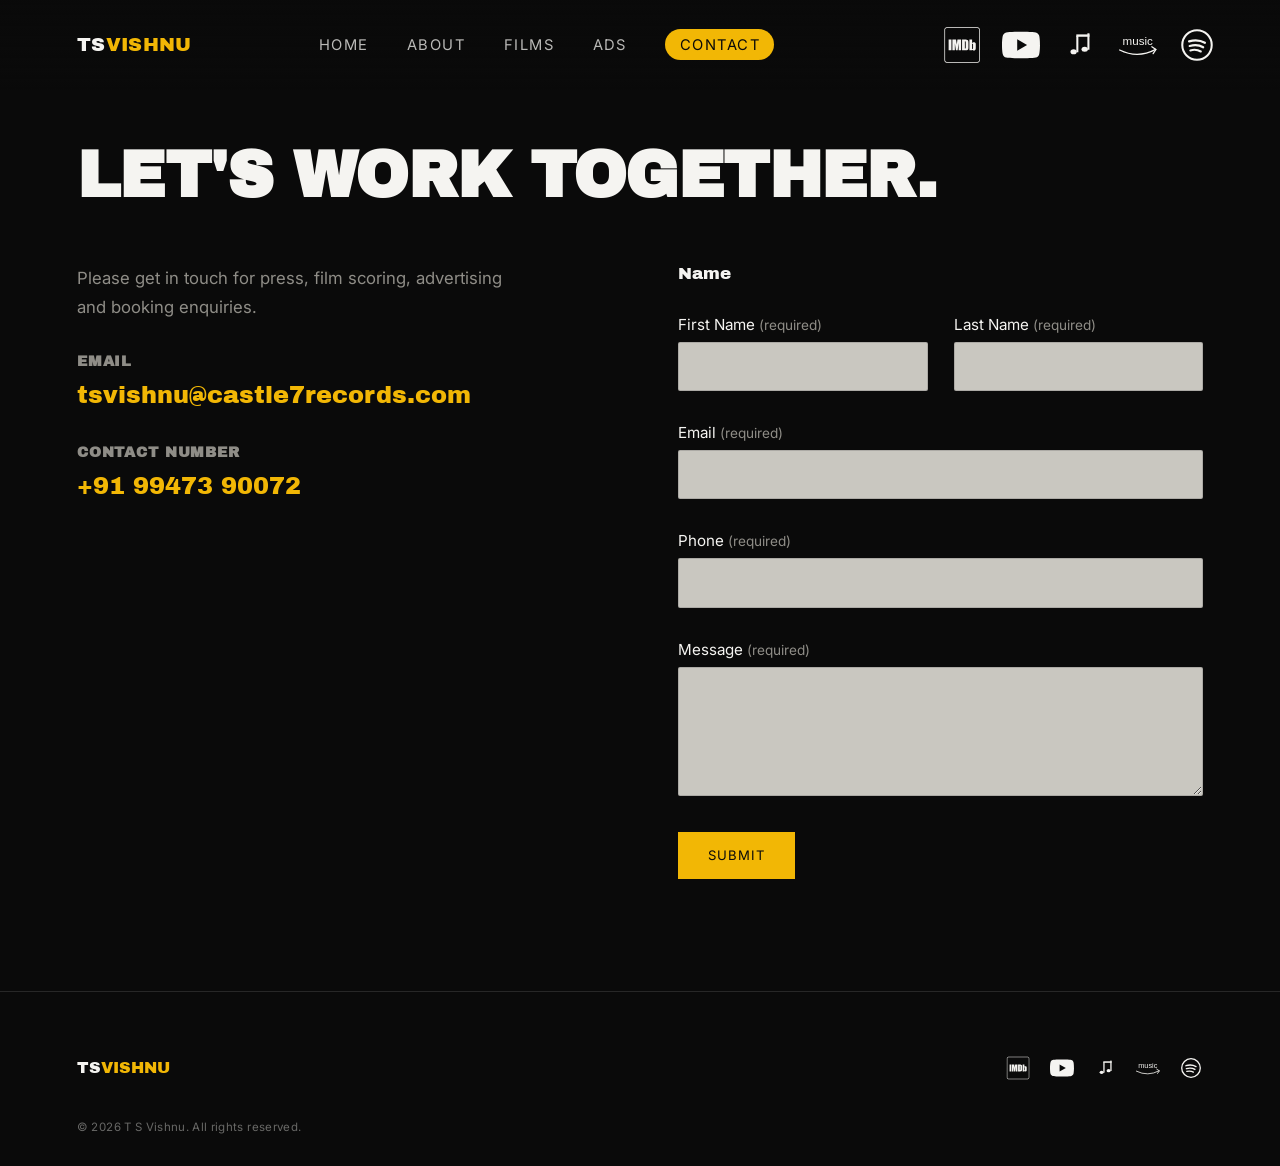
<file: contact.html>
<!DOCTYPE html>
<html lang="en">
<head>
<meta charset="UTF-8">
<meta name="viewport" content="width=device-width, initial-scale=1.0">
<title>Contact T S Vishnu | Music Director for Films &amp; Advertising</title>
<meta name="description" content="Get in touch with music director T S Vishnu for film scoring, advertising jingles and independent music projects.">
<meta name="keywords" content="contact T S Vishnu, hire music director, film composer contact, jingle composer contact, hire film scorer Kerala">
<meta name="author" content="T S Vishnu">
<meta name="robots" content="index, follow">
<link rel="canonical" href="https://www.tsvishnu.com/contact.html">
<meta property="og:type" content="website">
<meta property="og:site_name" content="T S Vishnu">
<meta property="og:title" content="Contact T S Vishnu | Music Director for Films & Advertising">
<meta property="og:description" content="Get in touch with music director T S Vishnu for film scoring, advertising jingles and independent music projects.">
<meta property="og:url" content="https://www.tsvishnu.com/contact.html">
<meta property="og:image" content="https://www.tsvishnu.com/3.jpeg">
<meta name="twitter:card" content="summary_large_image">
<meta name="twitter:title" content="Contact T S Vishnu | Music Director for Films & Advertising">
<meta name="twitter:description" content="Get in touch with music director T S Vishnu for film scoring, advertising jingles and independent music projects.">
<meta name="twitter:image" content="https://www.tsvishnu.com/3.jpeg">
<link rel="icon" type="image/svg+xml" href="data:image/svg+xml,%3Csvg xmlns='http://www.w3.org/2000/svg' viewBox='0 0 100 100'%3E%3Crect width='100' height='100' rx='16' fill='%230a0a0a'/%3E%3Ctext x='50' y='64' font-family='Arial, sans-serif' font-weight='900' font-size='42' fill='%23f2b705' text-anchor='middle'%3ETS%3C/text%3E%3C/svg%3E">
<link rel="preconnect" href="https://fonts.googleapis.com">
<link rel="preconnect" href="https://fonts.gstatic.com" crossorigin>
<link href="https://fonts.googleapis.com/css2?family=Archivo+Black&family=Inter:wght@300;400;500;600&display=swap" rel="stylesheet">
<link rel="stylesheet" href="css/style.css">
<script type="application/ld+json">
{
  "@context": "https://schema.org",
  "@type": "Person",
  "name": "T S Vishnu",
  "url": "https://www.tsvishnu.com/contact.html",
  "image": "https://www.tsvishnu.com/3.jpeg",
  "jobTitle": "Music Director, Composer, Music Producer and Playback Singer",
  "email": "mailto:tsvishnu@castle7records.com",
  "telephone": "+91-9947390072",
  "address": { "@type": "PostalAddress", "addressRegion": "Kerala", "addressCountry": "IN" },
  "sameAs": [
    "https://www.imdb.com/name/nm7837206/",
    "https://youtube.com/@tsvishnu",
    "https://music.apple.com/us/artist/t-s-vishnu/",
    "https://music.amazon.in/artists/B083YW8L16",
    "https://open.spotify.com/artist/3puLdFfFSJvzyxQMO7criX"
  ]
}
</script>
</head>
<body>

<!-- Placeholder email/phone below — replace with real contact details. -->

<svg style="display:none" aria-hidden="true">
  <defs>
    <symbol id="icon-imdb-mono" viewBox="0 0 32 32">
      <path fill="currentColor" d="M22.231 11.348v9.159h2.134l0.143-0.581c0.173 0.219 0.386 0.397 0.63 0.526l0.011 0.005c0.246 0.107 0.533 0.169 0.835 0.169 0.003 0 0.006 0 0.009-0h-0c0.016 0.001 0.035 0.001 0.054 0.001 0.344 0 0.662-0.111 0.921-0.299l-0.005 0.003c0.246-0.166 0.43-0.407 0.52-0.691l0.003-0.009c0.071-0.327 0.112-0.702 0.112-1.087 0-0.048-0.001-0.096-0.002-0.144l0 0.007v-2.572c0.001-0.055 0.002-0.121 0.002-0.186 0-0.315-0.016-0.626-0.048-0.932l0.003 0.038c-0.033-0.198-0.107-0.375-0.214-0.527l0.003 0.004c-0.136-0.181-0.315-0.323-0.523-0.411l-0.008-0.003c-0.23-0.091-0.496-0.144-0.775-0.144-0.015 0-0.030 0-0.045 0l0.002-0c-0.307 0.001-0.599 0.060-0.868 0.165l0.016-0.006c-0.249 0.127-0.459 0.294-0.63 0.496l-0.002 0.003v-2.986zM25.309 18.29c0.003 0.049 0.004 0.107 0.004 0.165 0 0.237-0.026 0.468-0.076 0.69l0.004-0.021c-0.041 0.118-0.236 0.177-0.379 0.177-0.007 0.001-0.016 0.001-0.024 0.001-0.114 0-0.211-0.069-0.253-0.167l-0.001-0.002c-0.052-0.185-0.081-0.397-0.081-0.616 0-0.056 0.002-0.112 0.006-0.168l-0 0.007v-2.422c-0.003-0.048-0.005-0.103-0.005-0.16 0-0.219 0.026-0.431 0.076-0.634l-0.004 0.018c0.043-0.091 0.134-0.153 0.24-0.153 0.011 0 0.021 0.001 0.032 0.002l-0.001-0c0.143 0 0.337 0.051 0.387 0.177 0.051 0.181 0.080 0.39 0.080 0.605 0 0.051-0.002 0.102-0.005 0.152l0-0.007zM18.916 20.508c0.048 0.001 0.104 0.002 0.16 0.002 0.394 0 0.78-0.034 1.154-0.1l-0.040 0.006c0.273-0.050 0.513-0.166 0.711-0.331l-0.002 0.002c0.198-0.163 0.341-0.386 0.403-0.641l0.002-0.008c0.084-0.415 0.132-0.893 0.132-1.381 0-0.093-0.002-0.185-0.005-0.277l0 0.013v-3.213c0.003-0.091 0.004-0.197 0.004-0.304 0-0.508-0.035-1.009-0.103-1.498l0.006 0.057c-0.054-0.312-0.192-0.584-0.39-0.802l0.001 0.001c-0.243-0.257-0.559-0.442-0.915-0.521l-0.012-0.002c-0.546-0.106-1.173-0.167-1.815-0.167-0.136 0-0.271 0.003-0.405 0.008l0.019-0.001h-1.772v9.159zM18.942 13.001c0.093 0.053 0.159 0.144 0.176 0.251l0 0.002c0.030 0.184 0.048 0.395 0.048 0.611 0 0.067-0.002 0.134-0.005 0.2l0-0.009v3.551c0.006 0.072 0.009 0.155 0.009 0.24 0 0.312-0.047 0.612-0.134 0.896l0.006-0.022c-0.076 0.143-0.287 0.211-0.624 0.211v-6.014c0.028-0.003 0.061-0.004 0.094-0.004 0.155 0 0.303 0.033 0.437 0.092l-0.007-0.003zM15.239 11.348v9.159h-2.066v-6.182l-0.835 6.182h-1.476l-0.869-6.047-0.008 6.047h-2.075v-9.159h3.070c0.093 0.557 0.186 1.206 0.287 1.957l0.337 2.328 0.548-4.285zM7.108 11.348v9.159h-2.37v-9.159zM28.978 1.691c0.785 0.060 1.4 0.711 1.4 1.506 0 0.001 0 0.003 0 0.004v-0 25.598c0 0.001 0 0.002 0 0.003 0 0.787-0.6 1.433-1.368 1.507l-0.006 0h-25.868c-0.74-0.067-1.322-0.658-1.375-1.395l-0-0.005v-25.809c0.049-0.754 0.646-1.355 1.395-1.408l0.005-0zM28.978 1.074h-25.817c-1.076 0.063-1.936 0.911-2.015 1.977l-0 0.007-0.001 25.851c0.054 1.063 0.881 1.917 1.927 2.013l0.008 0.001c0.016 0.002 0.034 0.003 0.052 0.003 0.001 0 0.003 0 0.004-0h25.868q0.027 0 0.054-0.003c1.089-0.109 1.932-1.018 1.936-2.125v-25.598c-0.004-1.119-0.866-2.035-1.963-2.124l-0.008-0c-0.013-0.002-0.029-0.002-0.045-0.002-0 0-0.001 0-0.001 0h0z"/>
    </symbol>
    <symbol id="icon-imdb-color" viewBox="0 0 512 512">
      <rect width="512" height="512" rx="15%" fill="#f5c518"/>
      <path d="M104 328V184H64v144zM189 184l-9 67-5-36-5-31h-50v144h34v-95l14 95h25l13-97v97h34V184zM256 328V184h62c15 0 26 11 26 25v94c0 14-11 25-26 25zm47-118l-9-1v94c5 0 9-1 10-3 2-2 2-8 2-18v-56-12l-3-4zM419 220h3c14 0 26 11 26 25v58c0 14-12 25-26 25h-3c-8 0-16-4-21-11l-2 9h-36V184h38v46c5-6 13-10 21-10zm-8 70v-34l-1-11c-1-2-4-3-6-3s-5 1-6 3v57c1 2 4 3 6 3s6-1 6-3l1-12z"/>
    </symbol>
    <symbol id="icon-youtube-mono" viewBox="0 0 90 90">
      <path fill="currentColor" d="M 88.119 23.338 c -1.035 -3.872 -4.085 -6.922 -7.957 -7.957 C 73.144 13.5 45 13.5 45 13.5 s -28.144 0 -35.162 1.881 c -3.872 1.035 -6.922 4.085 -7.957 7.957 C 0 30.356 0 45 0 45 s 0 14.644 1.881 21.662 c 1.035 3.872 4.085 6.922 7.957 7.957 C 16.856 76.5 45 76.5 45 76.5 s 28.144 0 35.162 -1.881 c 3.872 -1.035 6.922 -4.085 7.957 -7.957 C 90 59.644 90 45 90 45 S 90 30.356 88.119 23.338 z M 36 58.5 v -27 L 59.382 45 L 36 58.5 z"/>
    </symbol>
    <symbol id="icon-youtube-color" viewBox="0 0 426 299">
      <g transform="matrix(2.158273,0,0,2.158273,0,-1.925176)">
        <path d="M78.918,99.541L130.043,69.874L78.918,40.352L78.918,99.541ZM21.602,134.824C13.105,132.519 6.48,125.751 4.032,117.398C0,101.989 0,69.874 0,69.874C0,69.874 0,37.76 4.032,22.495C6.48,13.998 13.105,7.373 21.602,5.069C36.867,0.892 98.504,0.892 98.504,0.892C98.504,0.892 160.286,0.892 175.551,5.069C184.192,7.373 190.672,13.998 192.977,22.495C197.153,37.76 197.153,69.874 197.153,69.874C197.153,69.874 197.153,101.989 192.977,117.398C190.672,125.751 184.192,132.519 175.551,134.824C160.286,139 98.504,139 98.504,139C98.504,139 36.867,139 21.602,134.824Z" style="fill:rgb(238,29,58);"/>
        <path d="M78.918,99.541L130.043,69.874L78.918,40.352L78.918,99.541Z" style="fill:white;"/>
      </g>
    </symbol>
    <symbol id="icon-apple-mono" viewBox="0 0 24 24">
      <g fill="currentColor">
        <ellipse cx="8.6" cy="16.3" rx="2" ry="1.6"/>
        <ellipse cx="15.6" cy="14.7" rx="2" ry="1.6"/>
        <rect x="10.3" y="6.2" width="1.3" height="10.4"/>
        <rect x="17.3" y="4.6" width="1.3" height="10.4"/>
        <rect x="10.3" y="5.3" width="8.3" height="1.5"/>
      </g>
    </symbol>
    <symbol id="icon-apple-color" viewBox="0 0 122.88 122.88">
      <path fill="#FC3C5A" d="M18.43,0h86.02c10.18,0,18.43,8.25,18.43,18.43v86.02c0,10.18-8.25,18.43-18.43,18.43H18.43 C8.25,122.88,0,114.63,0,104.45l0-86.02C0,8.25,8.25,0,18.43,0L18.43,0z"/>
      <path fill="#ffffff" d="M47.76,86.16v-38.4c0-1.44,0.8-2.32,2.4-2.64l33.12-6.72c1.76-0.32,2.72,0.48,2.88,2.4v29.28 c0,2.4-3.6,4-10.8,4.8c-13.68,2.16-11.52,25.2,7.2,18.96c7.2-2.64,8.4-9.6,8.4-16.56V21.12c0,0,0-4.8-4.08-3.6l-40.8,8.4 c0,0-3.12,0.48-3.12,4.32v48.72c0,2.4-3.6,4-10.8,4.8c-13.68,2.16-11.52,25.2,7.2,18.96C46.56,100.08,47.76,93.12,47.76,86.16 L47.76,86.16z"/>
    </symbol>
    <symbol id="icon-amazon-mono" viewBox="55 72 295 158">
      <text x="200" y="150" font-family="Arial, Helvetica, sans-serif" font-size="90" font-weight="500" fill="currentColor" text-anchor="middle">music</text>
      <path d="M 60 190 Q 200 260 340 185" stroke="currentColor" stroke-width="10" fill="none" stroke-linecap="round"/>
      <path d="M 310 165 L 342 186 L 320 218" stroke="currentColor" stroke-width="10" fill="none" stroke-linecap="round" stroke-linejoin="round"/>
    </symbol>
    <symbol id="icon-amazon-color" viewBox="55 72 295 158">
      <text x="200" y="150" font-family="Arial, Helvetica, sans-serif" font-size="90" font-weight="500" fill="currentColor" text-anchor="middle">music</text>
      <path d="M 60 190 Q 200 260 340 185" stroke="currentColor" stroke-width="10" fill="none" stroke-linecap="round"/>
      <path d="M 310 165 L 342 186 L 320 218" stroke="currentColor" stroke-width="10" fill="none" stroke-linecap="round" stroke-linejoin="round"/>
    </symbol>
    <symbol id="icon-spotify-mono" viewBox="0 0 24 24">
      <circle cx="12" cy="12" r="9.3" fill="none" stroke="currentColor" stroke-width="1.3"/>
      <path d="M7 9.7c3.4-1 7.2-.7 10 .9" fill="none" stroke="currentColor" stroke-width="1.4" stroke-linecap="round"/>
      <path d="M7.4 12.6c2.9-.8 6.1-.6 8.5.8" fill="none" stroke="currentColor" stroke-width="1.4" stroke-linecap="round"/>
      <path d="M7.8 15.4c2.3-.6 4.7-.4 6.6.7" fill="none" stroke="currentColor" stroke-width="1.3" stroke-linecap="round"/>
    </symbol>
    <symbol id="icon-spotify-color" viewBox="0 0 301 301">
      <g transform="matrix(2.439016,0.000091,0,2.439024,-0.075613,-6.373282)">
        <g transform="matrix(1,0,0,1,-12.909062,1.089192)">
          <g transform="matrix(0.16123,-0,0,0.160487,10.853735,1.281222)">
            <g transform="matrix(6.011987,0,0,6.934419,-64.751946,-9.829593)">
              <path d="M78.984,1.68C43.918,0.469 14.361,24.208 12.974,54.705C11.58,85.203 38.882,110.903 73.945,112.115C109.012,113.327 138.561,89.588 139.955,59.089C141.342,28.592 114.046,2.888 78.984,1.68ZM105.805,82.633C105.015,83.846 103.477,84.451 101.978,84.269C101.519,84.213 101.06,84.082 100.631,83.87C92.233,79.713 83.08,77.006 73.427,75.823C63.775,74.641 54.116,75.05 44.725,77.036C42.686,77.466 40.637,76.38 40.143,74.606C39.649,72.834 40.898,71.05 42.935,70.62C53.261,68.438 63.878,67.988 74.484,69.286C85.089,70.584 95.147,73.559 104.388,78.131C106.206,79.035 106.845,81.045 105.81,82.631L105.805,82.631L105.805,82.633ZM114.157,68.127C112.861,70.208 109.866,70.985 107.472,69.859C97.645,65.237 87.005,62.201 75.849,60.837C64.692,59.473 53.506,59.842 42.594,61.929C42.002,62.04 41.415,62.06 40.846,61.989C38.865,61.747 37.17,60.464 36.716,58.661C36.129,56.348 37.814,54.059 40.474,53.549C52.536,51.24 64.901,50.832 77.225,52.336C89.543,53.842 101.303,57.196 112.164,62.307C114.563,63.433 115.451,66.034 114.157,68.12L114.157,68.127ZM123.413,51.776C122.194,53.817 119.656,54.873 117.183,54.57C116.514,54.489 115.859,54.307 115.225,54.025C103.783,48.848 91.459,45.428 78.595,43.857C65.731,42.286 52.797,42.619 40.159,44.852C36.873,45.433 33.672,43.584 33.004,40.73C32.335,37.872 34.461,35.089 37.742,34.508C51.739,32.037 66.049,31.669 80.285,33.406C94.52,35.143 108.157,38.932 120.829,44.664C123.803,46.008 124.957,49.195 123.413,51.781L123.413,51.776Z" style="fill:rgb(30,215,96);"/>
            </g>
          </g>
        </g>
      </g>
    </symbol>
  </defs>
</svg>

<nav class="nav" id="nav">
  <a href="index.html" class="nav-mark">TS<span>VISHNU</span></a>
  <button class="nav-toggle" id="navToggle" aria-label="Open menu" aria-expanded="false">
    <span></span><span></span>
  </button>
  <div class="nav-links" id="navLinks">
    <a href="index.html">Home</a>
    <a href="about.html">About</a>
    <a href="films.html">Films</a>
    <a href="ads.html">Ads</a>
    <a href="contact.html" class="active">Contact</a>
    <div class="nav-icons-mobile">
      <a href="https://www.imdb.com/name/nm7837206/" target="_blank" rel="noopener" aria-label="IMDb"><span class="nav-icon-mobile"><svg class="icon-mono"><use href="#icon-imdb-mono"></use></svg><svg class="icon-color"><use href="#icon-imdb-color"></use></svg></span></a>
      <a href="https://youtube.com/@tsvishnu?si=toAGH3RH5cCKAPoD" target="_blank" rel="noopener" aria-label="YouTube"><span class="nav-icon-mobile"><svg class="icon-mono"><use href="#icon-youtube-mono"></use></svg><svg class="icon-color"><use href="#icon-youtube-color"></use></svg></span></a>
      <a href="https://music.apple.com/us/artist/t-s-vishnu/" target="_blank" rel="noopener" aria-label="Apple Music"><span class="nav-icon-mobile"><svg class="icon-mono"><use href="#icon-apple-mono"></use></svg><svg class="icon-color"><use href="#icon-apple-color"></use></svg></span></a>
      <a href="https://music.amazon.in/artists/B083YW8L16?ref=dm_sh_kxhscRzn5YVykJP185hltFPVG&referrer=dm_sh_whatsapp" target="_blank" rel="noopener" aria-label="Amazon Music"><span class="nav-icon-mobile"><svg class="icon-mono"><use href="#icon-amazon-mono"></use></svg><svg class="icon-color" style="color:#00A8E1"><use href="#icon-amazon-color"></use></svg></span></a>
      <a href="https://open.spotify.com/artist/3puLdFfFSJvzyxQMO7criX?si=7FHL_GHdSe-FVcW8ykLTvw&utm_source=whatsapp" target="_blank" rel="noopener" aria-label="Spotify"><span class="nav-icon-mobile"><svg class="icon-mono"><use href="#icon-spotify-mono"></use></svg><svg class="icon-color"><use href="#icon-spotify-color"></use></svg></span></a>
    </div>
  </div>
  <div class="nav-icons">
    <a href="https://www.imdb.com/name/nm7837206/" target="_blank" rel="noopener" aria-label="IMDb"><span class="nav-icon"><svg class="icon-mono"><use href="#icon-imdb-mono"></use></svg><svg class="icon-color"><use href="#icon-imdb-color"></use></svg></span></a>
    <a href="https://youtube.com/@tsvishnu?si=toAGH3RH5cCKAPoD" target="_blank" rel="noopener" aria-label="YouTube"><span class="nav-icon"><svg class="icon-mono"><use href="#icon-youtube-mono"></use></svg><svg class="icon-color"><use href="#icon-youtube-color"></use></svg></span></a>
    <a href="https://music.apple.com/us/artist/t-s-vishnu/" target="_blank" rel="noopener" aria-label="Apple Music"><span class="nav-icon"><svg class="icon-mono"><use href="#icon-apple-mono"></use></svg><svg class="icon-color"><use href="#icon-apple-color"></use></svg></span></a>
    <a href="https://music.amazon.in/artists/B083YW8L16?ref=dm_sh_kxhscRzn5YVykJP185hltFPVG&referrer=dm_sh_whatsapp" target="_blank" rel="noopener" aria-label="Amazon Music"><span class="nav-icon"><svg class="icon-mono"><use href="#icon-amazon-mono"></use></svg><svg class="icon-color" style="color:#00A8E1"><use href="#icon-amazon-color"></use></svg></span></a>
    <a href="https://open.spotify.com/artist/3puLdFfFSJvzyxQMO7criX?si=7FHL_GHdSe-FVcW8ykLTvw&utm_source=whatsapp" target="_blank" rel="noopener" aria-label="Spotify"><span class="nav-icon"><svg class="icon-mono"><use href="#icon-spotify-mono"></use></svg><svg class="icon-color"><use href="#icon-spotify-color"></use></svg></span></a>
  </div>
</nav>

<section class="section" style="padding-top: 9rem;">
  <h1 class="section-title reveal">Let's work together.</h1>

  <div class="contact-grid" style="margin-top: 3.5rem;">
    <div class="contact-direct reveal">
      <p class="contact-intro">Please get in touch for press, film scoring, advertising and booking enquiries.</p>
      <h3>Email</h3>
      <a href="mailto:tsvishnu@castle7records.com">tsvishnu@castle7records.com</a>
      <h3>Contact Number</h3>
      <a href="tel:+919947390072">+91 99473 90072</a>
    </div>

    <div class="contact-form-box reveal">
      <form class="contact-form" id="contactForm">
        <div class="field-group-label">Name</div>
        <div class="field-row">
          <div class="field-boxed">
            <label for="firstName">First Name <span class="req">(required)</span></label>
            <input type="text" id="firstName" name="firstName" required>
          </div>
          <div class="field-boxed">
            <label for="lastName">Last Name <span class="req">(required)</span></label>
            <input type="text" id="lastName" name="lastName" required>
          </div>
        </div>
        <div class="field-boxed">
          <label for="email">Email <span class="req">(required)</span></label>
          <input type="email" id="email" name="email" required>
        </div>
        <div class="field-boxed">
          <label for="phone">Phone <span class="req">(required)</span></label>
          <input type="tel" id="phone" name="phone" required>
        </div>
        <div class="field-boxed">
          <label for="message">Message <span class="req">(required)</span></label>
          <textarea id="message" name="message" rows="5" required></textarea>
        </div>
        <button type="submit" class="btn btn-solid" style="align-self: flex-start;">Submit</button>
      </form>
    </div>
  </div>
</section>

<footer class="footer">
  <div class="footer-inner">
    <a href="index.html" class="footer-mark">TS<span>VISHNU</span></a>
    <div class="footer-links">
      <a href="https://www.imdb.com/name/nm7837206/" target="_blank" rel="noopener" aria-label="IMDb"><span class="footer-icon"><svg class="icon-mono"><use href="#icon-imdb-mono"></use></svg><svg class="icon-color"><use href="#icon-imdb-color"></use></svg></span></a>
      <a href="https://youtube.com/@tsvishnu?si=toAGH3RH5cCKAPoD" target="_blank" rel="noopener" aria-label="YouTube"><span class="footer-icon"><svg class="icon-mono"><use href="#icon-youtube-mono"></use></svg><svg class="icon-color"><use href="#icon-youtube-color"></use></svg></span></a>
      <a href="https://music.apple.com/us/artist/t-s-vishnu/" target="_blank" rel="noopener" aria-label="Apple Music"><span class="footer-icon"><svg class="icon-mono"><use href="#icon-apple-mono"></use></svg><svg class="icon-color"><use href="#icon-apple-color"></use></svg></span></a>
      <a href="https://music.amazon.in/artists/B083YW8L16?ref=dm_sh_kxhscRzn5YVykJP185hltFPVG&referrer=dm_sh_whatsapp" target="_blank" rel="noopener" aria-label="Amazon Music"><span class="footer-icon"><svg class="icon-mono"><use href="#icon-amazon-mono"></use></svg><svg class="icon-color" style="color:#00A8E1"><use href="#icon-amazon-color"></use></svg></span></a>
      <a href="https://open.spotify.com/artist/3puLdFfFSJvzyxQMO7criX?si=7FHL_GHdSe-FVcW8ykLTvw&utm_source=whatsapp" target="_blank" rel="noopener" aria-label="Spotify"><span class="footer-icon"><svg class="icon-mono"><use href="#icon-spotify-mono"></use></svg><svg class="icon-color"><use href="#icon-spotify-color"></use></svg></span></a>
    </div>
  </div>
  <p class="footer-copy">© 2026 T S Vishnu. All rights reserved.</p>
</footer>

<script src="js/main.js"></script>
</body>
</html>
</file>
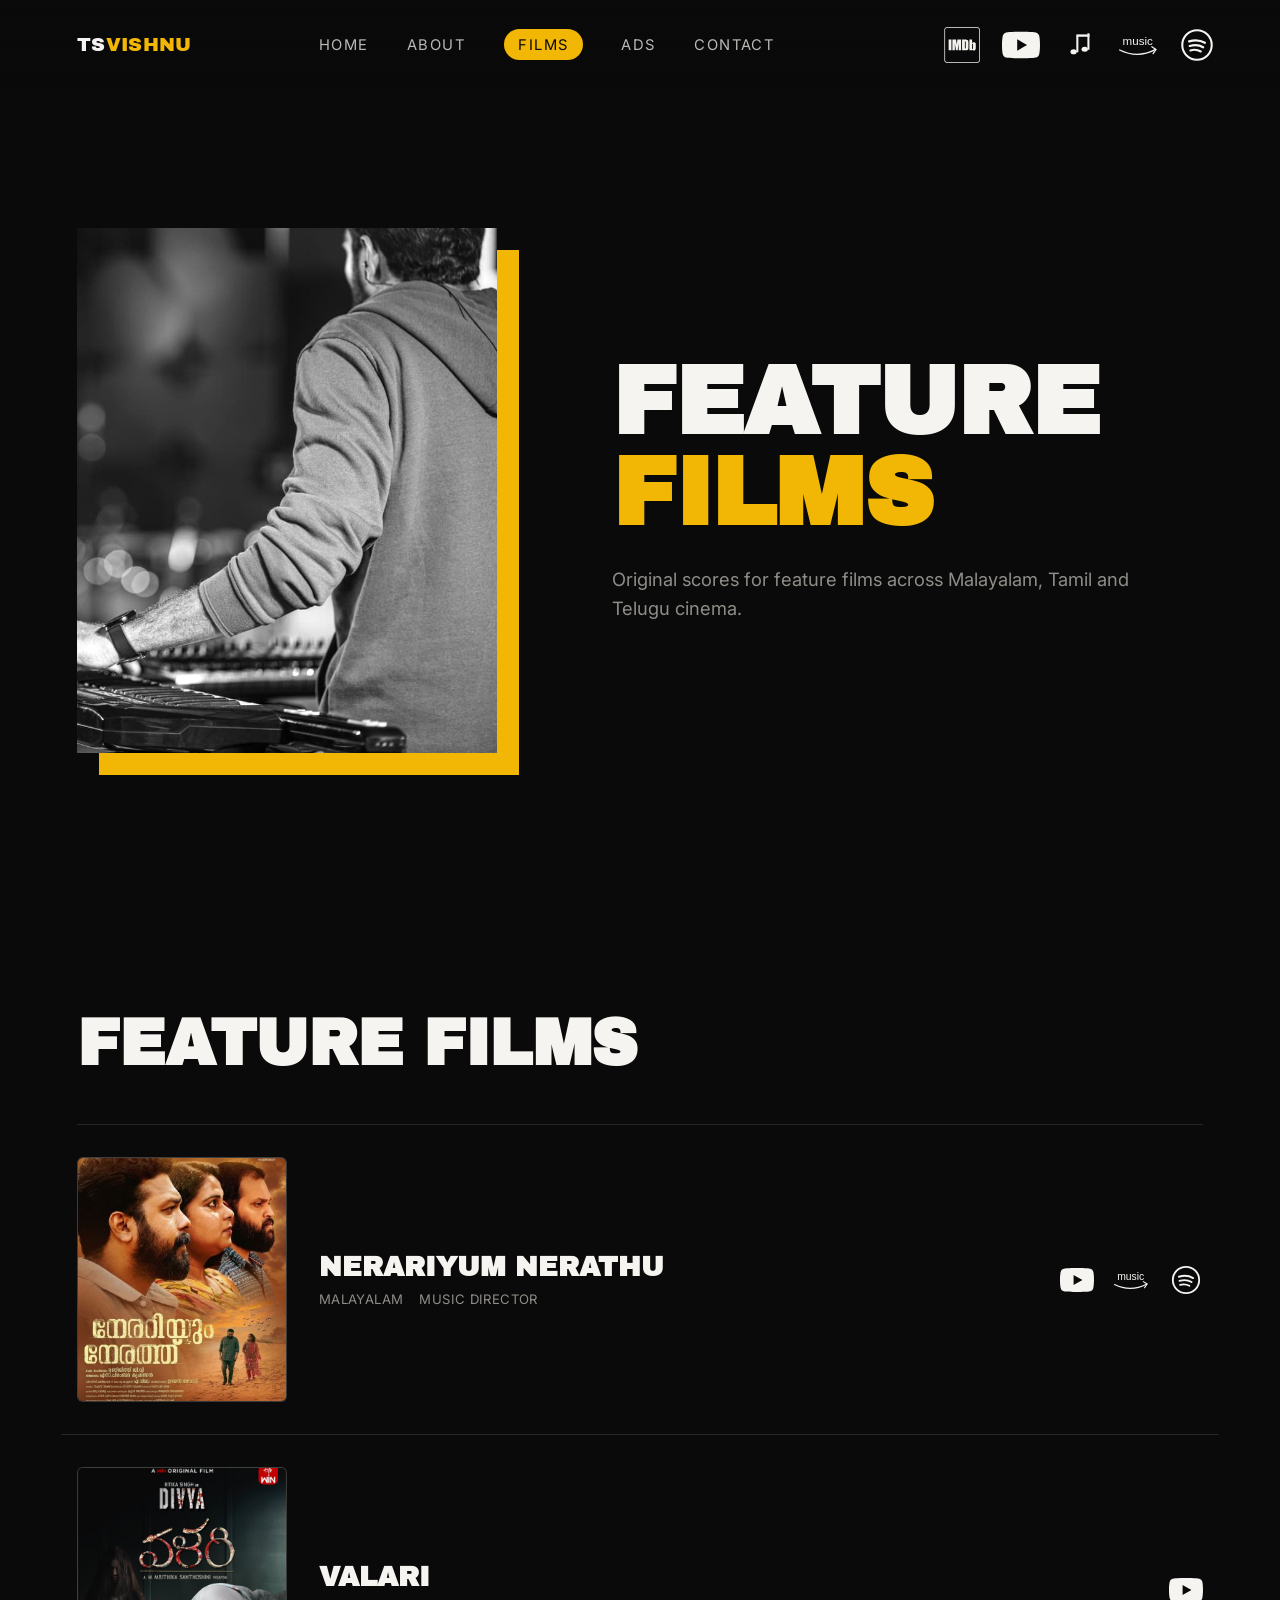
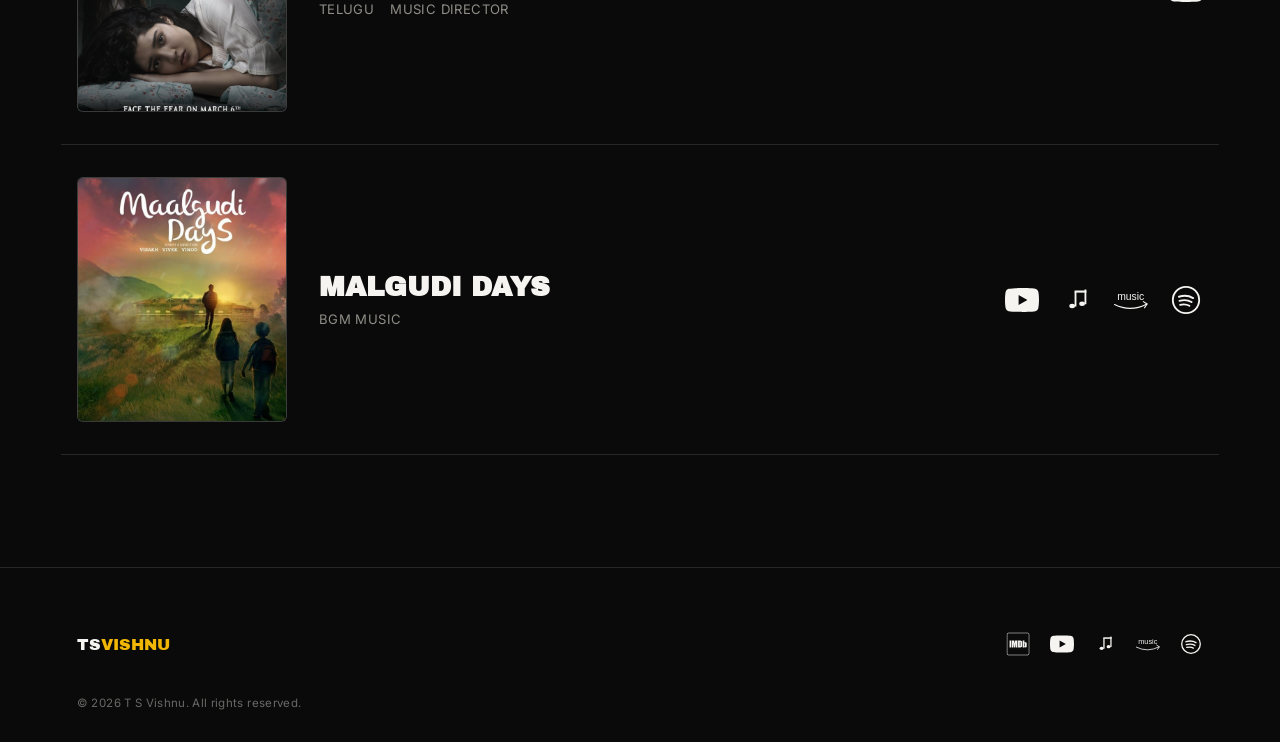
<file: films.html>
<!DOCTYPE html>
<html lang="en">
<head>
<meta charset="UTF-8">
<meta name="viewport" content="width=device-width, initial-scale=1.0">
<title>Feature Films Scored by T S Vishnu | Malayalam &amp; Telugu Cinema</title>
<meta name="description" content="Explore feature films scored by music director T S Vishnu, including Nerariyum Nerathu, Valari and Malgudi Days, across Malayalam and Telugu cinema.">
<meta name="keywords" content="T S Vishnu films, Nerariyum Nerathu music director, Valari music director, Malgudi Days background score, Malayalam film composer, Telugu film composer, feature film scoring">
<meta name="author" content="T S Vishnu">
<meta name="robots" content="index, follow">
<link rel="canonical" href="https://www.tsvishnu.com/films.html">
<meta property="og:type" content="website">
<meta property="og:site_name" content="T S Vishnu">
<meta property="og:title" content="Feature Films Scored by T S Vishnu | Malayalam & Telugu Cinema">
<meta property="og:description" content="Feature films scored by music director T S Vishnu, including Nerariyum Nerathu, Valari and Malgudi Days.">
<meta property="og:url" content="https://www.tsvishnu.com/films.html">
<meta property="og:image" content="https://www.tsvishnu.com/1.jpeg">
<meta name="twitter:card" content="summary_large_image">
<meta name="twitter:title" content="Feature Films Scored by T S Vishnu">
<meta name="twitter:description" content="Feature films scored by music director T S Vishnu, including Nerariyum Nerathu, Valari and Malgudi Days.">
<meta name="twitter:image" content="https://www.tsvishnu.com/1.jpeg">
<link rel="icon" type="image/svg+xml" href="data:image/svg+xml,%3Csvg xmlns='http://www.w3.org/2000/svg' viewBox='0 0 100 100'%3E%3Crect width='100' height='100' rx='16' fill='%230a0a0a'/%3E%3Ctext x='50' y='64' font-family='Arial, sans-serif' font-weight='900' font-size='42' fill='%23f2b705' text-anchor='middle'%3ETS%3C/text%3E%3C/svg%3E">
<link rel="preconnect" href="https://fonts.googleapis.com">
<link rel="preconnect" href="https://fonts.gstatic.com" crossorigin>
<link href="https://fonts.googleapis.com/css2?family=Archivo+Black&family=Inter:wght@300;400;500;600&display=swap" rel="stylesheet">
<link rel="stylesheet" href="css/style.css">
<script type="application/ld+json">
{
  "@context": "https://schema.org",
  "@type": "ItemList",
  "itemListElement": [
    {
      "@type": "ListItem",
      "position": 1,
      "item": {
        "@type": "Movie",
        "name": "Nerariyum Nerathu",
        "inLanguage": "Malayalam",
        "musicBy": { "@type": "Person", "name": "T S Vishnu" }
      }
    },
    {
      "@type": "ListItem",
      "position": 2,
      "item": {
        "@type": "Movie",
        "name": "Valari",
        "inLanguage": "Telugu",
        "musicBy": { "@type": "Person", "name": "T S Vishnu" }
      }
    },
    {
      "@type": "ListItem",
      "position": 3,
      "item": {
        "@type": "Movie",
        "name": "Malgudi Days",
        "musicBy": { "@type": "Person", "name": "T S Vishnu" }
      }
    }
  ]
}
</script>
</head>
<body>

<!-- Placeholder titles below — replace with real credits. -->

<svg style="display:none" aria-hidden="true">
  <defs>
    <symbol id="icon-imdb-mono" viewBox="0 0 32 32">
      <path fill="currentColor" d="M22.231 11.348v9.159h2.134l0.143-0.581c0.173 0.219 0.386 0.397 0.63 0.526l0.011 0.005c0.246 0.107 0.533 0.169 0.835 0.169 0.003 0 0.006 0 0.009-0h-0c0.016 0.001 0.035 0.001 0.054 0.001 0.344 0 0.662-0.111 0.921-0.299l-0.005 0.003c0.246-0.166 0.43-0.407 0.52-0.691l0.003-0.009c0.071-0.327 0.112-0.702 0.112-1.087 0-0.048-0.001-0.096-0.002-0.144l0 0.007v-2.572c0.001-0.055 0.002-0.121 0.002-0.186 0-0.315-0.016-0.626-0.048-0.932l0.003 0.038c-0.033-0.198-0.107-0.375-0.214-0.527l0.003 0.004c-0.136-0.181-0.315-0.323-0.523-0.411l-0.008-0.003c-0.23-0.091-0.496-0.144-0.775-0.144-0.015 0-0.030 0-0.045 0l0.002-0c-0.307 0.001-0.599 0.060-0.868 0.165l0.016-0.006c-0.249 0.127-0.459 0.294-0.63 0.496l-0.002 0.003v-2.986zM25.309 18.29c0.003 0.049 0.004 0.107 0.004 0.165 0 0.237-0.026 0.468-0.076 0.69l0.004-0.021c-0.041 0.118-0.236 0.177-0.379 0.177-0.007 0.001-0.016 0.001-0.024 0.001-0.114 0-0.211-0.069-0.253-0.167l-0.001-0.002c-0.052-0.185-0.081-0.397-0.081-0.616 0-0.056 0.002-0.112 0.006-0.168l-0 0.007v-2.422c-0.003-0.048-0.005-0.103-0.005-0.16 0-0.219 0.026-0.431 0.076-0.634l-0.004 0.018c0.043-0.091 0.134-0.153 0.24-0.153 0.011 0 0.021 0.001 0.032 0.002l-0.001-0c0.143 0 0.337 0.051 0.387 0.177 0.051 0.181 0.080 0.39 0.080 0.605 0 0.051-0.002 0.102-0.005 0.152l0-0.007zM18.916 20.508c0.048 0.001 0.104 0.002 0.16 0.002 0.394 0 0.78-0.034 1.154-0.1l-0.040 0.006c0.273-0.050 0.513-0.166 0.711-0.331l-0.002 0.002c0.198-0.163 0.341-0.386 0.403-0.641l0.002-0.008c0.084-0.415 0.132-0.893 0.132-1.381 0-0.093-0.002-0.185-0.005-0.277l0 0.013v-3.213c0.003-0.091 0.004-0.197 0.004-0.304 0-0.508-0.035-1.009-0.103-1.498l0.006 0.057c-0.054-0.312-0.192-0.584-0.39-0.802l0.001 0.001c-0.243-0.257-0.559-0.442-0.915-0.521l-0.012-0.002c-0.546-0.106-1.173-0.167-1.815-0.167-0.136 0-0.271 0.003-0.405 0.008l0.019-0.001h-1.772v9.159zM18.942 13.001c0.093 0.053 0.159 0.144 0.176 0.251l0 0.002c0.030 0.184 0.048 0.395 0.048 0.611 0 0.067-0.002 0.134-0.005 0.2l0-0.009v3.551c0.006 0.072 0.009 0.155 0.009 0.24 0 0.312-0.047 0.612-0.134 0.896l0.006-0.022c-0.076 0.143-0.287 0.211-0.624 0.211v-6.014c0.028-0.003 0.061-0.004 0.094-0.004 0.155 0 0.303 0.033 0.437 0.092l-0.007-0.003zM15.239 11.348v9.159h-2.066v-6.182l-0.835 6.182h-1.476l-0.869-6.047-0.008 6.047h-2.075v-9.159h3.070c0.093 0.557 0.186 1.206 0.287 1.957l0.337 2.328 0.548-4.285zM7.108 11.348v9.159h-2.37v-9.159zM28.978 1.691c0.785 0.060 1.4 0.711 1.4 1.506 0 0.001 0 0.003 0 0.004v-0 25.598c0 0.001 0 0.002 0 0.003 0 0.787-0.6 1.433-1.368 1.507l-0.006 0h-25.868c-0.74-0.067-1.322-0.658-1.375-1.395l-0-0.005v-25.809c0.049-0.754 0.646-1.355 1.395-1.408l0.005-0zM28.978 1.074h-25.817c-1.076 0.063-1.936 0.911-2.015 1.977l-0 0.007-0.001 25.851c0.054 1.063 0.881 1.917 1.927 2.013l0.008 0.001c0.016 0.002 0.034 0.003 0.052 0.003 0.001 0 0.003 0 0.004-0h25.868q0.027 0 0.054-0.003c1.089-0.109 1.932-1.018 1.936-2.125v-25.598c-0.004-1.119-0.866-2.035-1.963-2.124l-0.008-0c-0.013-0.002-0.029-0.002-0.045-0.002-0 0-0.001 0-0.001 0h0z"/>
    </symbol>
    <symbol id="icon-imdb-color" viewBox="0 0 512 512">
      <rect width="512" height="512" rx="15%" fill="#f5c518"/>
      <path d="M104 328V184H64v144zM189 184l-9 67-5-36-5-31h-50v144h34v-95l14 95h25l13-97v97h34V184zM256 328V184h62c15 0 26 11 26 25v94c0 14-11 25-26 25zm47-118l-9-1v94c5 0 9-1 10-3 2-2 2-8 2-18v-56-12l-3-4zM419 220h3c14 0 26 11 26 25v58c0 14-12 25-26 25h-3c-8 0-16-4-21-11l-2 9h-36V184h38v46c5-6 13-10 21-10zm-8 70v-34l-1-11c-1-2-4-3-6-3s-5 1-6 3v57c1 2 4 3 6 3s6-1 6-3l1-12z"/>
    </symbol>
    <symbol id="icon-youtube-mono" viewBox="0 0 90 90">
      <path fill="currentColor" d="M 88.119 23.338 c -1.035 -3.872 -4.085 -6.922 -7.957 -7.957 C 73.144 13.5 45 13.5 45 13.5 s -28.144 0 -35.162 1.881 c -3.872 1.035 -6.922 4.085 -7.957 7.957 C 0 30.356 0 45 0 45 s 0 14.644 1.881 21.662 c 1.035 3.872 4.085 6.922 7.957 7.957 C 16.856 76.5 45 76.5 45 76.5 s 28.144 0 35.162 -1.881 c 3.872 -1.035 6.922 -4.085 7.957 -7.957 C 90 59.644 90 45 90 45 S 90 30.356 88.119 23.338 z M 36 58.5 v -27 L 59.382 45 L 36 58.5 z"/>
    </symbol>
    <symbol id="icon-youtube-color" viewBox="0 0 426 299">
      <g transform="matrix(2.158273,0,0,2.158273,0,-1.925176)">
        <path d="M78.918,99.541L130.043,69.874L78.918,40.352L78.918,99.541ZM21.602,134.824C13.105,132.519 6.48,125.751 4.032,117.398C0,101.989 0,69.874 0,69.874C0,69.874 0,37.76 4.032,22.495C6.48,13.998 13.105,7.373 21.602,5.069C36.867,0.892 98.504,0.892 98.504,0.892C98.504,0.892 160.286,0.892 175.551,5.069C184.192,7.373 190.672,13.998 192.977,22.495C197.153,37.76 197.153,69.874 197.153,69.874C197.153,69.874 197.153,101.989 192.977,117.398C190.672,125.751 184.192,132.519 175.551,134.824C160.286,139 98.504,139 98.504,139C98.504,139 36.867,139 21.602,134.824Z" style="fill:rgb(238,29,58);"/>
        <path d="M78.918,99.541L130.043,69.874L78.918,40.352L78.918,99.541Z" style="fill:white;"/>
      </g>
    </symbol>
    <symbol id="icon-apple-mono" viewBox="0 0 24 24">
      <g fill="currentColor">
        <ellipse cx="8.6" cy="16.3" rx="2" ry="1.6"/>
        <ellipse cx="15.6" cy="14.7" rx="2" ry="1.6"/>
        <rect x="10.3" y="6.2" width="1.3" height="10.4"/>
        <rect x="17.3" y="4.6" width="1.3" height="10.4"/>
        <rect x="10.3" y="5.3" width="8.3" height="1.5"/>
      </g>
    </symbol>
    <symbol id="icon-apple-color" viewBox="0 0 122.88 122.88">
      <path fill="#FC3C5A" d="M18.43,0h86.02c10.18,0,18.43,8.25,18.43,18.43v86.02c0,10.18-8.25,18.43-18.43,18.43H18.43 C8.25,122.88,0,114.63,0,104.45l0-86.02C0,8.25,8.25,0,18.43,0L18.43,0z"/>
      <path fill="#ffffff" d="M47.76,86.16v-38.4c0-1.44,0.8-2.32,2.4-2.64l33.12-6.72c1.76-0.32,2.72,0.48,2.88,2.4v29.28 c0,2.4-3.6,4-10.8,4.8c-13.68,2.16-11.52,25.2,7.2,18.96c7.2-2.64,8.4-9.6,8.4-16.56V21.12c0,0,0-4.8-4.08-3.6l-40.8,8.4 c0,0-3.12,0.48-3.12,4.32v48.72c0,2.4-3.6,4-10.8,4.8c-13.68,2.16-11.52,25.2,7.2,18.96C46.56,100.08,47.76,93.12,47.76,86.16 L47.76,86.16z"/>
    </symbol>
    <symbol id="icon-amazon-mono" viewBox="55 72 295 158">
      <text x="200" y="150" font-family="Arial, Helvetica, sans-serif" font-size="90" font-weight="500" fill="currentColor" text-anchor="middle">music</text>
      <path d="M 60 190 Q 200 260 340 185" stroke="currentColor" stroke-width="10" fill="none" stroke-linecap="round"/>
      <path d="M 310 165 L 342 186 L 320 218" stroke="currentColor" stroke-width="10" fill="none" stroke-linecap="round" stroke-linejoin="round"/>
    </symbol>
    <symbol id="icon-amazon-color" viewBox="55 72 295 158">
      <text x="200" y="150" font-family="Arial, Helvetica, sans-serif" font-size="90" font-weight="500" fill="currentColor" text-anchor="middle">music</text>
      <path d="M 60 190 Q 200 260 340 185" stroke="currentColor" stroke-width="10" fill="none" stroke-linecap="round"/>
      <path d="M 310 165 L 342 186 L 320 218" stroke="currentColor" stroke-width="10" fill="none" stroke-linecap="round" stroke-linejoin="round"/>
    </symbol>
    <symbol id="icon-spotify-mono" viewBox="0 0 24 24">
      <circle cx="12" cy="12" r="9.3" fill="none" stroke="currentColor" stroke-width="1.3"/>
      <path d="M7 9.7c3.4-1 7.2-.7 10 .9" fill="none" stroke="currentColor" stroke-width="1.4" stroke-linecap="round"/>
      <path d="M7.4 12.6c2.9-.8 6.1-.6 8.5.8" fill="none" stroke="currentColor" stroke-width="1.4" stroke-linecap="round"/>
      <path d="M7.8 15.4c2.3-.6 4.7-.4 6.6.7" fill="none" stroke="currentColor" stroke-width="1.3" stroke-linecap="round"/>
    </symbol>
    <symbol id="icon-spotify-color" viewBox="0 0 301 301">
      <g transform="matrix(2.439016,0.000091,0,2.439024,-0.075613,-6.373282)">
        <g transform="matrix(1,0,0,1,-12.909062,1.089192)">
          <g transform="matrix(0.16123,-0,0,0.160487,10.853735,1.281222)">
            <g transform="matrix(6.011987,0,0,6.934419,-64.751946,-9.829593)">
              <path d="M78.984,1.68C43.918,0.469 14.361,24.208 12.974,54.705C11.58,85.203 38.882,110.903 73.945,112.115C109.012,113.327 138.561,89.588 139.955,59.089C141.342,28.592 114.046,2.888 78.984,1.68ZM105.805,82.633C105.015,83.846 103.477,84.451 101.978,84.269C101.519,84.213 101.06,84.082 100.631,83.87C92.233,79.713 83.08,77.006 73.427,75.823C63.775,74.641 54.116,75.05 44.725,77.036C42.686,77.466 40.637,76.38 40.143,74.606C39.649,72.834 40.898,71.05 42.935,70.62C53.261,68.438 63.878,67.988 74.484,69.286C85.089,70.584 95.147,73.559 104.388,78.131C106.206,79.035 106.845,81.045 105.81,82.631L105.805,82.631L105.805,82.633ZM114.157,68.127C112.861,70.208 109.866,70.985 107.472,69.859C97.645,65.237 87.005,62.201 75.849,60.837C64.692,59.473 53.506,59.842 42.594,61.929C42.002,62.04 41.415,62.06 40.846,61.989C38.865,61.747 37.17,60.464 36.716,58.661C36.129,56.348 37.814,54.059 40.474,53.549C52.536,51.24 64.901,50.832 77.225,52.336C89.543,53.842 101.303,57.196 112.164,62.307C114.563,63.433 115.451,66.034 114.157,68.12L114.157,68.127ZM123.413,51.776C122.194,53.817 119.656,54.873 117.183,54.57C116.514,54.489 115.859,54.307 115.225,54.025C103.783,48.848 91.459,45.428 78.595,43.857C65.731,42.286 52.797,42.619 40.159,44.852C36.873,45.433 33.672,43.584 33.004,40.73C32.335,37.872 34.461,35.089 37.742,34.508C51.739,32.037 66.049,31.669 80.285,33.406C94.52,35.143 108.157,38.932 120.829,44.664C123.803,46.008 124.957,49.195 123.413,51.781L123.413,51.776Z" style="fill:rgb(30,215,96);"/>
            </g>
          </g>
        </g>
      </g>
    </symbol>
  </defs>
</svg>

<nav class="nav" id="nav">
  <a href="index.html" class="nav-mark">TS<span>VISHNU</span></a>
  <button class="nav-toggle" id="navToggle" aria-label="Open menu" aria-expanded="false">
    <span></span><span></span>
  </button>
  <div class="nav-links" id="navLinks">
    <a href="index.html">Home</a>
    <a href="about.html">About</a>
    <a href="films.html" class="active">Films</a>
    <a href="ads.html">Ads</a>
    <a href="contact.html">Contact</a>
    <div class="nav-icons-mobile">
      <a href="https://www.imdb.com/name/nm7837206/" target="_blank" rel="noopener" aria-label="IMDb"><span class="nav-icon-mobile"><svg class="icon-mono"><use href="#icon-imdb-mono"></use></svg><svg class="icon-color"><use href="#icon-imdb-color"></use></svg></span></a>
      <a href="https://youtube.com/@tsvishnu?si=toAGH3RH5cCKAPoD" target="_blank" rel="noopener" aria-label="YouTube"><span class="nav-icon-mobile"><svg class="icon-mono"><use href="#icon-youtube-mono"></use></svg><svg class="icon-color"><use href="#icon-youtube-color"></use></svg></span></a>
      <a href="https://music.apple.com/us/artist/t-s-vishnu/" target="_blank" rel="noopener" aria-label="Apple Music"><span class="nav-icon-mobile"><svg class="icon-mono"><use href="#icon-apple-mono"></use></svg><svg class="icon-color"><use href="#icon-apple-color"></use></svg></span></a>
      <a href="https://music.amazon.in/artists/B083YW8L16?ref=dm_sh_kxhscRzn5YVykJP185hltFPVG&referrer=dm_sh_whatsapp" target="_blank" rel="noopener" aria-label="Amazon Music"><span class="nav-icon-mobile"><svg class="icon-mono"><use href="#icon-amazon-mono"></use></svg><svg class="icon-color" style="color:#00A8E1"><use href="#icon-amazon-color"></use></svg></span></a>
      <a href="https://open.spotify.com/artist/3puLdFfFSJvzyxQMO7criX?si=7FHL_GHdSe-FVcW8ykLTvw&utm_source=whatsapp" target="_blank" rel="noopener" aria-label="Spotify"><span class="nav-icon-mobile"><svg class="icon-mono"><use href="#icon-spotify-mono"></use></svg><svg class="icon-color"><use href="#icon-spotify-color"></use></svg></span></a>
    </div>
  </div>
  <div class="nav-icons">
    <a href="https://www.imdb.com/name/nm7837206/" target="_blank" rel="noopener" aria-label="IMDb"><span class="nav-icon"><svg class="icon-mono"><use href="#icon-imdb-mono"></use></svg><svg class="icon-color"><use href="#icon-imdb-color"></use></svg></span></a>
    <a href="https://youtube.com/@tsvishnu?si=toAGH3RH5cCKAPoD" target="_blank" rel="noopener" aria-label="YouTube"><span class="nav-icon"><svg class="icon-mono"><use href="#icon-youtube-mono"></use></svg><svg class="icon-color"><use href="#icon-youtube-color"></use></svg></span></a>
    <a href="https://music.apple.com/us/artist/t-s-vishnu/" target="_blank" rel="noopener" aria-label="Apple Music"><span class="nav-icon"><svg class="icon-mono"><use href="#icon-apple-mono"></use></svg><svg class="icon-color"><use href="#icon-apple-color"></use></svg></span></a>
    <a href="https://music.amazon.in/artists/B083YW8L16?ref=dm_sh_kxhscRzn5YVykJP185hltFPVG&referrer=dm_sh_whatsapp" target="_blank" rel="noopener" aria-label="Amazon Music"><span class="nav-icon"><svg class="icon-mono"><use href="#icon-amazon-mono"></use></svg><svg class="icon-color" style="color:#00A8E1"><use href="#icon-amazon-color"></use></svg></span></a>
    <a href="https://open.spotify.com/artist/3puLdFfFSJvzyxQMO7criX?si=7FHL_GHdSe-FVcW8ykLTvw&utm_source=whatsapp" target="_blank" rel="noopener" aria-label="Spotify"><span class="nav-icon"><svg class="icon-mono"><use href="#icon-spotify-mono"></use></svg><svg class="icon-color"><use href="#icon-spotify-color"></use></svg></span></a>
  </div>
</nav>

<!-- HERO -->
<section class="page-hero">
  <div class="page-hero-grid">
    <div class="page-hero-media reveal">
      <div class="media-frame media-frame-right">
        <div class="media-frame-inner">
          <img src="1.jpeg" alt="T S Vishnu, music director, scoring feature films">
        </div>
      </div>
    </div>
    <div class="page-hero-copy reveal">
      <div class="mask-line"><h1 class="page-hero-title">Feature <span class="accent">Films</span></h1></div>
      <div class="mask-line"><p class="page-hero-sub">Original scores for feature films across Malayalam, Tamil and Telugu cinema.</p></div>
    </div>
  </div>
</section>

<!-- FEATURE FILMS -->
<section class="section">
  <h2 class="section-title reveal">Feature Films</h2>
  <div class="film-list">
    <div class="film-row reveal">
      <div class="film-poster">
        <div class="film-poster-inner has-poster"><img src="nerariyum-nerathu.jpg" alt="Nerariyum Nerathu movie poster, Malayalam film scored by T S Vishnu"></div>
      </div>
      <div class="film-info">
        <h3 class="film-name">Nerariyum Nerathu</h3>
        <div class="film-meta"><span>Malayalam</span><span>Music Director</span></div>
      </div>
      <div class="film-links">
        <a href="https://youtu.be/u2D8csA_o5U?si=ao2w1Dlw4aFz1OHq" target="_blank" rel="noopener" aria-label="YouTube"><span class="film-icon"><svg class="icon-mono"><use href="#icon-youtube-mono"></use></svg><svg class="icon-color"><use href="#icon-youtube-color"></use></svg></span></a>
        <a href="https://music.amazon.in/albums/B0F9WVPZ79?ref=dm_sh_p5P8HrhlybqVqWqBIUyiu3u0i&referrer=dm_sh_whatsapp" target="_blank" rel="noopener" aria-label="Amazon Music"><span class="film-icon"><svg class="icon-mono"><use href="#icon-amazon-mono"></use></svg><svg class="icon-color" style="color:#00A8E1"><use href="#icon-amazon-color"></use></svg></span></a>
        <a href="https://open.spotify.com/album/6gXTsMgSn0a7dMBmhLvaV4?si=7SXvsKAKQkChGG31RIkRNQ&utm_source=whatsapp" target="_blank" rel="noopener" aria-label="Spotify"><span class="film-icon"><svg class="icon-mono"><use href="#icon-spotify-mono"></use></svg><svg class="icon-color"><use href="#icon-spotify-color"></use></svg></span></a>
      </div>
    </div>
    <div class="film-row reveal">
      <div class="film-poster">
        <div class="film-poster-inner has-poster"><img src="valari.jpg" alt="Valari movie poster, Telugu film scored by T S Vishnu"></div>
      </div>
      <div class="film-info">
        <h3 class="film-name">Valari</h3>
        <div class="film-meta"><span>Telugu</span><span>Music Director</span></div>
      </div>
      <div class="film-links">
        <a href="https://www.youtube.com/watch?v=G0QHMcom3Ag" target="_blank" rel="noopener" aria-label="YouTube"><span class="film-icon"><svg class="icon-mono"><use href="#icon-youtube-mono"></use></svg><svg class="icon-color"><use href="#icon-youtube-color"></use></svg></span></a>
      </div>
    </div>
    <div class="film-row reveal">
      <div class="film-poster">
        <div class="film-poster-inner has-poster"><img src="malgudi.jpg" alt="Malgudi Days movie poster, background score by T S Vishnu"></div>
      </div>
      <div class="film-info">
        <h3 class="film-name">Malgudi Days</h3>
        <div class="film-meta"><span>BGM Music</span></div>
      </div>
      <div class="film-links">
        <a href="#" aria-label="YouTube"><span class="film-icon"><svg class="icon-mono"><use href="#icon-youtube-mono"></use></svg><svg class="icon-color"><use href="#icon-youtube-color"></use></svg></span></a>
        <a href="#" aria-label="Apple Music"><span class="film-icon"><svg class="icon-mono"><use href="#icon-apple-mono"></use></svg><svg class="icon-color"><use href="#icon-apple-color"></use></svg></span></a>
        <a href="#" aria-label="Amazon Music"><span class="film-icon"><svg class="icon-mono"><use href="#icon-amazon-mono"></use></svg><svg class="icon-color" style="color:#00A8E1"><use href="#icon-amazon-color"></use></svg></span></a>
        <a href="#" aria-label="Spotify"><span class="film-icon"><svg class="icon-mono"><use href="#icon-spotify-mono"></use></svg><svg class="icon-color"><use href="#icon-spotify-color"></use></svg></span></a>
      </div>
    </div>
  </div>
</section>

<footer class="footer">
  <div class="footer-inner">
    <a href="index.html" class="footer-mark">TS<span>VISHNU</span></a>
    <div class="footer-links">
      <a href="https://www.imdb.com/name/nm7837206/" target="_blank" rel="noopener" aria-label="IMDb"><span class="footer-icon"><svg class="icon-mono"><use href="#icon-imdb-mono"></use></svg><svg class="icon-color"><use href="#icon-imdb-color"></use></svg></span></a>
      <a href="https://youtube.com/@tsvishnu?si=toAGH3RH5cCKAPoD" target="_blank" rel="noopener" aria-label="YouTube"><span class="footer-icon"><svg class="icon-mono"><use href="#icon-youtube-mono"></use></svg><svg class="icon-color"><use href="#icon-youtube-color"></use></svg></span></a>
      <a href="https://music.apple.com/us/artist/t-s-vishnu/" target="_blank" rel="noopener" aria-label="Apple Music"><span class="footer-icon"><svg class="icon-mono"><use href="#icon-apple-mono"></use></svg><svg class="icon-color"><use href="#icon-apple-color"></use></svg></span></a>
      <a href="https://music.amazon.in/artists/B083YW8L16?ref=dm_sh_kxhscRzn5YVykJP185hltFPVG&referrer=dm_sh_whatsapp" target="_blank" rel="noopener" aria-label="Amazon Music"><span class="footer-icon"><svg class="icon-mono"><use href="#icon-amazon-mono"></use></svg><svg class="icon-color" style="color:#00A8E1"><use href="#icon-amazon-color"></use></svg></span></a>
      <a href="https://open.spotify.com/artist/3puLdFfFSJvzyxQMO7criX?si=7FHL_GHdSe-FVcW8ykLTvw&utm_source=whatsapp" target="_blank" rel="noopener" aria-label="Spotify"><span class="footer-icon"><svg class="icon-mono"><use href="#icon-spotify-mono"></use></svg><svg class="icon-color"><use href="#icon-spotify-color"></use></svg></span></a>
    </div>
  </div>
  <p class="footer-copy">© 2026 T S Vishnu. All rights reserved.</p>
</footer>

<script src="js/main.js"></script>
</body>
</html>
</file>
<file: css/style.css>
:root {
  --black: #0a0a0a;
  --panel: #131313;
  --white: #f5f4f1;
  --muted: #8f8d87;
  --accent: #f2b705;
  --display: "Archivo Black", sans-serif;
  --sans: "Inter", sans-serif;
  --ease: cubic-bezier(0.22, 1, 0.36, 1);
}

* { margin: 0; padding: 0; box-sizing: border-box; }

html { scroll-behavior: smooth; }

body {
  background: var(--black);
  color: var(--white);
  font-family: var(--sans);
  font-weight: 400;
  overflow-x: hidden;
  -webkit-font-smoothing: antialiased;
}

a { color: inherit; text-decoration: none; }
ul { list-style: none; }
img { max-width: 100%; display: block; }
button { font-family: inherit; background: none; border: none; cursor: pointer; color: inherit; }
input, textarea { font-family: inherit; }

.eyebrow {
  display: block;
  font-size: 0.78rem;
  letter-spacing: 0.18em;
  text-transform: uppercase;
  color: var(--accent);
  margin-bottom: 1rem;
}

.section {
  padding: 7rem 6vw;
}
.section-title {
  font-family: var(--display);
  font-size: clamp(2.2rem, 6vw, 4rem);
  line-height: 1;
  letter-spacing: -0.01em;
  text-transform: uppercase;
  overflow-wrap: break-word;
}

/* ---------- Hero title mask-reveal (title-card unmask on load) ---------- */
.mask-line { overflow: hidden; }
.mask-line > * { transform: translateY(115%); transition: transform 0.9s var(--ease); }
.reveal.in-view .mask-line > * { transform: translateY(0); }
.mask-line:nth-of-type(1) > * { transition-delay: 0.05s; }
.mask-line:nth-of-type(2) > * { transition-delay: 0.15s; }
.mask-line:nth-of-type(3) > * { transition-delay: 0.25s; }

/* ---------- Reveal ---------- */
.reveal {
  opacity: 0;
  transform: translateY(24px);
  transition: opacity 0.8s var(--ease), transform 0.8s var(--ease);
}
.reveal.in-view { opacity: 1; transform: translateY(0); }

/* Staggered children within a revealed grid/row */
.stats > .reveal:nth-child(1) { transition-delay: 0s; }
.stats > .reveal:nth-child(2) { transition-delay: 0.1s; }
.stats > .reveal:nth-child(3) { transition-delay: 0.2s; }
.skills-grid > .reveal:nth-child(1) { transition-delay: 0s; }
.skills-grid > .reveal:nth-child(2) { transition-delay: 0.08s; }
.skills-grid > .reveal:nth-child(3) { transition-delay: 0.16s; }
.skills-grid > .reveal:nth-child(4) { transition-delay: 0.24s; }
.work-grid > .reveal:nth-child(1) { transition-delay: 0s; }
.work-grid > .reveal:nth-child(2) { transition-delay: 0.08s; }
.work-grid > .reveal:nth-child(3) { transition-delay: 0.16s; }
.work-grid > .reveal:nth-child(4) { transition-delay: 0.24s; }
.film-list > .reveal:nth-child(1) { transition-delay: 0s; }
.film-list > .reveal:nth-child(2) { transition-delay: 0.09s; }
.film-list > .reveal:nth-child(3) { transition-delay: 0.18s; }
.film-list > .reveal:nth-child(4) { transition-delay: 0.27s; }
.platform-links > .reveal:nth-child(1) { transition-delay: 0s; }
.platform-links > .reveal:nth-child(2) { transition-delay: 0.06s; }
.platform-links > .reveal:nth-child(3) { transition-delay: 0.12s; }
.platform-links > .reveal:nth-child(4) { transition-delay: 0.18s; }
.platform-links > .reveal:nth-child(5) { transition-delay: 0.24s; }
.ad-grid > .reveal:nth-child(1) { transition-delay: 0s; }
.ad-grid > .reveal:nth-child(2) { transition-delay: 0.06s; }
.ad-grid > .reveal:nth-child(3) { transition-delay: 0.12s; }
.ad-grid > .reveal:nth-child(4) { transition-delay: 0.18s; }
.ad-grid > .reveal:nth-child(5) { transition-delay: 0.24s; }
.ad-grid > .reveal:nth-child(6) { transition-delay: 0.3s; }
.ad-grid > .reveal:nth-child(7) { transition-delay: 0.36s; }
.ad-grid > .reveal:nth-child(8) { transition-delay: 0.42s; }

/* ---------- Nav ---------- */
.nav {
  position: fixed;
  top: 0; left: 0; right: 0;
  z-index: 500;
  display: flex;
  align-items: center;
  justify-content: space-between;
  padding: 1.6rem 6vw;
  background: linear-gradient(180deg, rgba(10,10,10,0.85) 0%, rgba(10,10,10,0) 100%);
  transition: background 0.4s var(--ease), padding 0.4s var(--ease), border-color 0.4s var(--ease), backdrop-filter 0.4s var(--ease);
  border-bottom: 1px solid transparent;
}
.nav.scrolled {
  padding-top: 1.1rem;
  padding-bottom: 1.1rem;
  background: rgba(10,10,10,0.72);
  backdrop-filter: blur(10px);
  -webkit-backdrop-filter: blur(10px);
  border-bottom: 1px solid rgba(245,244,241,0.1);
}
.nav-mark {
  font-family: var(--display);
  font-size: 1.2rem;
  letter-spacing: 0.02em;
}
.nav-mark span { color: var(--accent); }
.nav-links {
  display: none;
  gap: 2.4rem;
  align-items: center;
  font-size: 0.92rem;
  letter-spacing: 0.1em;
  text-transform: uppercase;
}
.nav-links a { opacity: 0.75; transition: opacity 0.3s var(--ease), color 0.3s var(--ease), background 0.3s var(--ease); position: relative; padding: 0.4rem 0; }
.nav-links a::after {
  content: "";
  position: absolute;
  left: 0; bottom: 0;
  width: 0;
  height: 1px;
  background: var(--accent);
  transition: width 0.3s var(--ease);
}
.nav-links a:hover { opacity: 1; }
.nav-links a:hover::after { width: 100%; }
.nav-links a.active {
  opacity: 1;
  color: var(--black);
  background: var(--accent);
  padding: 0.4rem 0.9rem;
  border-radius: 999px;
}
.nav-links a.active::after { display: none; }

.nav-toggle {
  display: flex;
  flex-direction: column;
  justify-content: center;
  gap: 5px;
  width: 44px;
  height: 44px;
  padding: 9px 9px;
  margin: -9px;
  z-index: 600;
}
.nav-toggle span {
  height: 1px;
  width: 100%;
  background: currentColor;
  transition: transform 0.4s var(--ease), opacity 0.4s var(--ease);
}
.nav-toggle[aria-expanded="true"] span:first-child { transform: translateY(3px) rotate(45deg); }
.nav-toggle[aria-expanded="true"] span:last-child { transform: translateY(-3px) rotate(-45deg); }

@media (min-width: 900px) {
  .nav-links { display: flex; flex: 1; justify-content: center; padding-right: clamp(0.5rem, 2vw, 2rem); }
  .nav-toggle { display: none; }
}

.nav-links.mobile-open {
  display: flex;
  position: fixed;
  inset: 0;
  flex-direction: column;
  align-items: flex-start;
  justify-content: center;
  padding: 0 8vw;
  background: var(--black);
  font-size: 1.8rem;
  gap: 1.6rem;
}
.nav-links.mobile-open a.active {
  display: inline-block;
}

/* Platform icon row, top-right of nav */
.nav-icons {
  display: none;
  align-items: center;
  gap: 1.3rem;
  margin-left: 1rem;
  margin-right: -0.8rem;
}
@media (min-width: 900px) {
  .nav-icons { display: flex; }
}
.nav-icons a {
  display: inline-flex;
  position: relative;
  color: var(--white);
  transition: transform 0.3s var(--ease);
}
.nav-icons a:hover { transform: translateY(-2px) scale(1.08); }
.nav-icon { width: 38px; height: 38px; display: inline-block; position: relative; }

/* Icon row folded into the fullscreen mobile menu */
.nav-icons-mobile {
  display: none;
}
.nav-links.mobile-open .nav-icons-mobile {
  display: flex;
  align-items: center;
  justify-content: center;
  flex-wrap: wrap;
  gap: 1.2rem;
  margin-top: 1.4rem;
  padding-top: 1.4rem;
  border-top: 1px solid rgba(245,244,241,0.15);
  max-width: 100%;
}
.nav-icons-mobile a { color: var(--white); transition: transform 0.3s var(--ease); }
.nav-icons-mobile a:hover { transform: scale(1.08); }
.nav-icon-mobile { width: 34px; height: 34px; display: inline-block; position: relative; }

/* ---------- Icon colour reveal on hover ----------
   Each icon is two stacked SVGs (mono + real-colour). CSS can't reach
   inside an SVG <use>'s cloned content, so we crossfade the whole
   <svg> elements instead — that always works since they're normal DOM nodes. */
.nav-icon svg, .nav-icon-mobile svg, .film-icon svg, .footer-icon svg, .social-icon svg {
  position: absolute;
  inset: 0;
  width: 100%;
  height: 100%;
  transition: opacity 0.25s var(--ease);
}
.nav-icon .icon-color, .nav-icon-mobile .icon-color, .film-icon .icon-color, .footer-icon .icon-color, .social-icon .icon-color { opacity: 0; }
.nav-icons a:hover .icon-mono,
.nav-icons-mobile a:hover .icon-mono,
.film-links a:hover .icon-mono,
.footer-links a:hover .icon-mono,
.social-row a:hover .icon-mono { opacity: 0; }
.nav-icons a:hover .icon-color,
.nav-icons-mobile a:hover .icon-color,
.film-links a:hover .icon-color,
.footer-links a:hover .icon-color,
.social-row a:hover .icon-color { opacity: 1; }

/* ---------- Media frame (image + offset accent block) ---------- */
.media-frame {
  position: relative;
  width: 100%;
  transition: transform 0.5s var(--ease);
}
.media-frame::before {
  content: "";
  position: absolute;
  inset: 22px -22px -22px 22px;
  background: var(--accent);
  z-index: 0;
  transition: inset 0.5s var(--ease);
}
.media-frame-inner {
  position: relative;
  z-index: 1;
  overflow: hidden;
}
.media-frame img {
  width: 100%;
  aspect-ratio: 4/5;
  object-fit: cover;
  filter: grayscale(1) contrast(1.05);
  transform: scale(1);
  transition: filter 0.6s var(--ease), transform 0.6s var(--ease);
}
.media-frame:hover img { transform: scale(1.06); }
.media-frame:hover::before { inset: 14px -14px -14px 14px; }
.media-frame-right img { object-position: right center; }

/* Home hero image regains colour on hover */
#homeHeroImg:hover {
  filter: grayscale(0) contrast(1.05) saturate(1.1);
}

/* ---------- Page hero (shared shape across pages) ---------- */
.page-hero {
  min-height: 100svh;
  display: flex;
  align-items: center;
  padding: 9rem 6vw 4rem;
}
.page-hero-grid {
  display: grid;
  gap: 3.5rem;
  width: 100%;
  align-items: center;
}
.page-hero-grid > * { min-width: 0; }
@media (min-width: 900px) {
  .page-hero-grid {
    grid-template-columns: 0.9fr 1.1fr;
    gap: 4vw;
  }
  .page-hero-grid.media-right { grid-template-columns: 1.1fr 0.9fr; }
  .page-hero-grid.media-right .page-hero-media { order: 2; }
  .page-hero-grid.media-right .page-hero-copy { order: 1; }
}
.page-hero-media { max-width: 420px; }
.ads-hero .page-hero-media { max-width: 480px; }
.page-hero-title {
  font-family: var(--display);
  font-size: clamp(2.6rem, 9vw, 6rem);
  line-height: 0.95;
  letter-spacing: -0.01em;
  text-transform: uppercase;
  overflow-wrap: break-word;
  hyphens: auto;
}
.ads-hero-title { font-size: clamp(1.9rem, 8vw, 4rem); }
@media (min-width: 900px) {
  .ads-hero-title { font-size: clamp(2.4rem, 4.4vw, 4rem); }
}
.page-hero-title .accent { color: var(--accent); }
.page-hero-sub {
  margin-top: 1.6rem;
  font-size: clamp(1rem, 1.6vw, 1.15rem);
  color: var(--muted);
  max-width: 46ch;
  line-height: 1.6;
}
.spotify-embed iframe { display: block; border: 0; width: 100%; height: 100%; }
.home-hero-bio {
  margin-top: 1.6rem;
  max-width: 60ch;
}
.home-hero-bio p {
  font-size: clamp(0.92rem, 1.3vw, 1.02rem);
  color: var(--muted);
  line-height: 1.7;
  margin-bottom: 1.1rem;
}
.home-hero-bio p:first-child {
  color: var(--white);
  font-family: var(--display);
  font-size: clamp(1.05rem, 1.6vw, 1.25rem);
  line-height: 1.4;
}
.home-hero-bio p:last-child { margin-bottom: 0; }
.hero-actions {
  display: flex;
  flex-wrap: wrap;
  gap: 1rem;
  margin-top: 2.4rem;
}
.btn {
  display: inline-flex;
  align-items: center;
  gap: 0.6rem;
  padding: 0.9rem 1.8rem;
  font-size: 0.82rem;
  letter-spacing: 0.08em;
  text-transform: uppercase;
  border: 1px solid rgba(245,244,241,0.3);
  transition: background 0.3s var(--ease), color 0.3s var(--ease), border-color 0.3s var(--ease), transform 0.3s var(--ease), box-shadow 0.3s var(--ease);
}
.btn:hover {
  background: var(--white);
  color: var(--black);
  border-color: var(--white);
  transform: translateY(-2px);
  box-shadow: 0 10px 24px rgba(0,0,0,0.35);
}
.btn:active { transform: translateY(0); }
.btn-solid {
  background: var(--accent);
  color: var(--black);
  border-color: var(--accent);
}
.btn-solid:hover { background: var(--white); border-color: var(--white); box-shadow: 0 10px 24px rgba(242,183,5,0.25); }

/* ---------- Stats strip ---------- */
.stats {
  border-top: 1px solid rgba(245,244,241,0.12);
  border-bottom: 1px solid rgba(245,244,241,0.12);
  display: grid;
  gap: 2.5rem;
  padding: 3.5rem 6vw;
}
@media (min-width: 560px) {
  .stats { grid-template-columns: repeat(2, 1fr); }
}
@media (min-width: 900px) {
  .stats { grid-template-columns: repeat(3, 1fr); }
}
@media (min-width: 1200px) {
  .stats { grid-template-columns: repeat(5, 1fr); }
}
.stat-num {
  font-family: var(--display);
  font-size: clamp(1.8rem, 3vw, 2.8rem);
  color: var(--accent);
  line-height: 1;
}
.stat-label {
  margin-top: 0.7rem;
  font-size: 0.85rem;
  letter-spacing: 0.03em;
  color: var(--muted);
}

/* ---------- Intro / two-col text ---------- */
.intro {
  display: grid;
  gap: 2rem;
}
@media (min-width: 800px) {
  .intro { grid-template-columns: 1fr 1fr; gap: 6vw; }
}
.intro p {
  font-size: clamp(1rem, 1.6vw, 1.2rem);
  line-height: 1.7;
  color: var(--muted);
}
.intro p + p { margin-top: 1.2rem; }
.text-link {
  display: inline-flex;
  align-items: center;
  gap: 0.5rem;
  margin-top: 1.6rem;
  font-size: 0.85rem;
  letter-spacing: 0.06em;
  text-transform: uppercase;
  color: var(--accent);
  border-bottom: 1px solid transparent;
  transition: border-color 0.3s var(--ease);
}
.text-link:hover { border-color: var(--accent); }
.text-link .arrow { display: inline-block; transition: transform 0.3s var(--ease); }
.text-link:hover .arrow { transform: translateX(4px); }

/* ---------- About page specifics ---------- */
.bio-grid {
  display: grid;
  gap: 2.5rem;
  align-items: stretch;
}
@media (min-width: 900px) {
  .bio-grid { grid-template-columns: 1fr 420px; gap: 3rem; }
}
.spotify-embed {
  border-radius: 12px;
  overflow: hidden;
  background: var(--accent);
  border: 2px solid var(--accent);
  min-height: 352px;
}
.bio-block { max-width: 720px; }
.bio-block p { font-size: 1.05rem; line-height: 1.8; color: var(--muted); }
.bio-block p + p { margin-top: 1.4rem; }
.bio-block .bio-closer {
  margin-top: 2.2rem;
  padding-top: 2rem;
  border-top: 1px solid rgba(245,244,241,0.14);
  font-family: var(--display);
  font-size: 1.3rem;
  line-height: 1.5;
  color: var(--white);
  text-transform: none;
}
.bio-block .bio-closer .accent { color: var(--accent); }

.skills-grid {
  display: grid;
  gap: 2rem;
  margin-top: 4rem;
}
@media (min-width: 700px) {
  .skills-grid { grid-template-columns: repeat(2, 1fr); }
}
.skill-card {
  padding: 2rem;
  border: 1px solid rgba(245,244,241,0.12);
  transition: transform 0.35s var(--ease), border-color 0.35s var(--ease), background 0.35s var(--ease);
}
.skill-card:hover {
  transform: translateY(-6px);
  border-color: var(--accent);
  background: var(--panel);
}
.skill-card h3 {
  font-family: var(--display);
  font-size: 1.1rem;
  text-transform: uppercase;
  margin-bottom: 0.8rem;
}
.skill-card p { color: var(--muted); font-size: 0.95rem; line-height: 1.6; }

/* ---------- Work / Films page ---------- */
.work-grid {
  display: grid;
  gap: 1px;
  background: rgba(245,244,241,0.12);
  margin-top: 3rem;
}
@media (min-width: 700px) {
  .work-grid { grid-template-columns: repeat(2, 1fr); }
}
.work-card {
  background: var(--black);
  padding: 2.2rem;
  transition: background 0.35s var(--ease), transform 0.35s var(--ease);
  position: relative;
  z-index: 1;
}
.work-card:hover { background: var(--panel); transform: translateY(-4px); }
.work-year {
  font-family: var(--display);
  font-size: 2.1rem;
  color: var(--accent);
  line-height: 1;
}
.work-name {
  margin-top: 0.6rem;
  font-family: var(--display);
  font-size: 1.5rem;
  text-transform: uppercase;
  transition: color 0.3s var(--ease);
}
.work-card:hover .work-name { color: var(--accent); }
.work-meta {
  margin-top: 0.8rem;
  display: flex;
  gap: 1rem;
  flex-wrap: wrap;
  font-size: 0.82rem;
  color: var(--muted);
  letter-spacing: 0.03em;
  text-transform: uppercase;
}

/* ---------- Film list: poster left, links right ---------- */
.film-list {
  margin-top: 3rem;
  border-top: 1px solid rgba(245,244,241,0.12);
}
.film-row {
  display: flex;
  align-items: center;
  gap: 2rem;
  padding: 2rem 1rem;
  margin: 0 -1rem;
  border-bottom: 1px solid rgba(245,244,241,0.12);
  transition: background 0.35s var(--ease);
}
.film-row:hover { background: var(--panel); }
.film-poster { flex-shrink: 0; width: 210px; }
.film-poster-inner {
  aspect-ratio: 6/7;
  border-radius: 6px;
  overflow: hidden;
  background: linear-gradient(150deg, var(--panel), #1c1c1c);
  border: 1px solid rgba(245,244,241,0.16);
  display: flex;
  align-items: center;
  justify-content: center;
  padding: 0.6rem;
  transition: transform 0.4s var(--ease), border-color 0.4s var(--ease);
}
.film-row:hover .film-poster-inner { transform: scale(1.05); border-color: var(--accent); }
.film-poster-inner.has-poster { padding: 0; }
.film-poster-inner.has-poster img { width: 100%; height: 100%; object-fit: cover; display: block; }
.film-poster-label {
  font-family: var(--display);
  font-size: 0.78rem;
  text-align: center;
  color: var(--muted);
  letter-spacing: 0.03em;
  text-transform: uppercase;
  line-height: 1.4;
}
.film-info { flex: 1; min-width: 0; }
.film-name {
  font-family: var(--display);
  font-size: clamp(1.2rem, 2.4vw, 1.7rem);
  text-transform: uppercase;
  transition: color 0.3s var(--ease);
}
.film-row:hover .film-name { color: var(--accent); }
.film-meta {
  margin-top: 0.6rem;
  display: flex;
  gap: 1rem;
  flex-wrap: wrap;
  font-size: 0.82rem;
  color: var(--muted);
  letter-spacing: 0.03em;
  text-transform: uppercase;
}
.film-links {
  display: flex;
  align-items: center;
  gap: 1.3rem;
  flex-shrink: 0;
}
.film-links a {
  position: relative;
  display: inline-flex;
  color: var(--white);
  transition: transform 0.3s var(--ease);
}
.film-links a:hover { transform: translateY(-2px) scale(1.08); }
.film-icon { width: 34px; height: 34px; display: inline-block; position: relative; }

@media (max-width: 700px) {
  .film-row { flex-wrap: wrap; }
  .film-links { width: 100%; padding-left: calc(210px + 2rem); }
}
@media (max-width: 480px) {
  .film-row { gap: 1.2rem; }
  .film-poster { width: 150px; }
  .film-links { padding-left: 0; margin-top: 0.5rem; }
}

.ad-grid {
  margin-top: 3rem;
  display: grid;
  grid-template-columns: repeat(3, 1fr);
  gap: 2.4rem 2rem;
}
@media (max-width: 900px) {
  .ad-grid { grid-template-columns: repeat(2, 1fr); }
}
@media (max-width: 560px) {
  .ad-grid { grid-template-columns: 1fr; }
}
.ad-card { display: flex; flex-direction: column; gap: 0.9rem; }
.ad-thumb {
  position: relative;
  aspect-ratio: 16/9;
  border-radius: 8px;
  overflow: hidden;
  background: var(--panel);
  border: 1px solid rgba(245,244,241,0.14);
}
.ad-thumb img {
  width: 100%;
  height: 100%;
  object-fit: cover;
  transform: scale(1);
  transition: transform 0.5s var(--ease);
}
.ad-card:hover .ad-thumb img { transform: scale(1.06); }
.ad-play-btn {
  position: absolute;
  inset: 0;
  margin: auto;
  width: 54px;
  height: 54px;
  border-radius: 50%;
  display: flex;
  align-items: center;
  justify-content: center;
  background: rgba(10,10,10,0.55);
  border: 1px solid rgba(245,244,241,0.4);
  transition: background 0.3s var(--ease), border-color 0.3s var(--ease), transform 0.3s var(--ease);
}
.ad-card:hover .ad-play-btn { background: var(--accent); border-color: var(--accent); transform: scale(1.08); }
.ad-play-btn svg { width: 18px; height: 18px; fill: var(--white); margin-left: 2px; transition: fill 0.3s var(--ease); }
.ad-card:hover .ad-play-btn svg { fill: var(--black); }
.ad-card-name {
  font-family: var(--display);
  font-size: 1rem;
  text-transform: uppercase;
  letter-spacing: 0.02em;
  color: var(--white);
  transition: color 0.3s var(--ease);
}
.ad-card:hover .ad-card-name { color: var(--accent); }

.note {
  margin-top: 2rem;
  font-size: 0.85rem;
  color: var(--muted);
  border-left: 2px solid var(--accent);
  padding-left: 1rem;
  max-width: 60ch;
}

/* ---------- Contact page ---------- */
.contact-grid {
  display: grid;
  gap: 4rem;
}
@media (min-width: 900px) {
  .contact-grid { grid-template-columns: 1fr 1fr; gap: 6vw; }
}
.contact-form-box {
  max-width: 560px;
  width: 100%;
}
.contact-form {
  display: flex;
  flex-direction: column;
  gap: 2rem;
}
.field-group-label {
  font-family: var(--display);
  font-size: 1.05rem;
  color: var(--white);
  text-transform: none;
}
.field-row {
  display: grid;
  grid-template-columns: 1fr;
  gap: 1.6rem;
}
@media (min-width: 560px) {
  .field-row { grid-template-columns: 1fr 1fr; }
}
.field-boxed label {
  display: block;
  font-size: 0.95rem;
  color: var(--white);
  margin-bottom: 0.5rem;
}
.field-boxed .req {
  font-size: 0.85rem;
  color: var(--muted);
  font-weight: 400;
}
.field-boxed input,
.field-boxed textarea {
  width: 100%;
  background: #c9c7c0;
  border: 1px solid rgba(10,10,10,0.15);
  border-radius: 2px;
  padding: 0.85rem 1rem;
  font-size: 1rem;
  font-family: var(--sans);
  color: var(--black);
  outline: none;
  resize: vertical;
  transition: border-color 0.3s var(--ease), box-shadow 0.3s var(--ease);
}
.field-boxed input:focus,
.field-boxed textarea:focus {
  border-color: var(--accent);
  box-shadow: 0 0 0 2px rgba(242,183,5,0.25);
}
.contact-intro {
  font-size: 1.05rem;
  color: var(--muted);
  line-height: 1.7;
  margin-bottom: 2rem;
  max-width: 40ch;
}
.contact-direct h3 {
  font-family: var(--display);
  font-size: 0.9rem;
  text-transform: uppercase;
  color: var(--muted);
  margin-bottom: 0.8rem;
  letter-spacing: 0.06em;
}
.contact-direct a {
  display: block;
  font-family: var(--display);
  font-size: clamp(1.1rem, 2.4vw, 1.5rem);
  text-transform: none;
  color: var(--accent);
  margin-bottom: 2.2rem;
  border-bottom: 1px solid transparent;
  transition: color 0.3s var(--ease);
  word-break: break-word;
}
.contact-direct a:last-child { margin-bottom: 0; }
.contact-direct a:hover { color: var(--white); }

/* ---------- Platform links ---------- */
.platform-links {
  display: flex;
  flex-wrap: wrap;
  gap: 1rem;
  margin-top: 3rem;
}
.platform-link {
  display: inline-flex;
  align-items: center;
  gap: 0.7rem;
  padding: 0.85rem 1.6rem;
  font-size: 0.8rem;
  letter-spacing: 0.08em;
  text-transform: uppercase;
  border: 1px solid rgba(245,244,241,0.3);
  transition: background 0.3s var(--ease), color 0.3s var(--ease), border-color 0.3s var(--ease), transform 0.3s var(--ease), box-shadow 0.3s var(--ease);
}
.platform-link:hover {
  background: var(--white);
  color: var(--black);
  border-color: var(--white);
  transform: translateY(-3px);
  box-shadow: 0 12px 26px rgba(0,0,0,0.35);
}
.platform-icon {
  width: 34px;
  height: 34px;
  flex-shrink: 0;
  color: var(--accent);
  transition: color 0.3s var(--ease), transform 0.3s var(--ease);
}
.platform-link:hover .platform-icon { color: var(--black); transform: scale(1.12); }
.platform-link.is-primary {
  background: var(--accent);
  color: var(--black);
  border-color: var(--accent);
}
.platform-link.is-primary .platform-icon { color: var(--black); }
.platform-link.is-primary:hover { background: var(--white); border-color: var(--white); box-shadow: 0 12px 26px rgba(242,183,5,0.2); }

/* Footer icon links */
.footer-links { display: flex; align-items: center; gap: 1.2rem; }
.footer-links a {
  display: inline-flex;
  position: relative;
  color: var(--white);
  transition: transform 0.3s var(--ease);
}
.footer-links a:hover { transform: translateY(-2px); }
.footer-icon { width: 24px; height: 24px; display: inline-block; position: relative; }

/* ---------- Footer ---------- */
.footer {
  padding: 4rem 6vw 2rem;
  border-top: 1px solid rgba(245,244,241,0.12);
}
.footer-inner {
  display: flex;
  flex-wrap: wrap;
  gap: 1.5rem;
  align-items: center;
  justify-content: space-between;
}
.footer-mark { font-family: var(--display); font-size: 1rem; }
.footer-mark span { color: var(--accent); }
.footer-copy {
  margin-top: 2.5rem;
  font-size: 0.72rem;
  color: rgba(245,244,241,0.4);
  letter-spacing: 0.03em;
}

/* ---------- Large desktop cap ---------- */
@media (min-width: 1600px) {
  .nav, .page-hero, .section, .stats, .footer {
    padding-left: max(6vw, calc((100vw - 1500px) / 2));
    padding-right: max(6vw, calc((100vw - 1500px) / 2));
  }
}

/* ---------- Small phones ---------- */
@media (max-width: 380px) {
  .hero-actions { flex-direction: column; align-items: stretch; }
  .btn { justify-content: center; }
}

/* ---------- Reduced motion ---------- */
@media (prefers-reduced-motion: reduce) {
  *, *::before, *::after {
    animation-duration: 0.001ms !important;
    transition-duration: 0.001ms !important;
    scroll-behavior: auto !important;
  }
  .reveal { opacity: 1; transform: none; }
}
</file>
